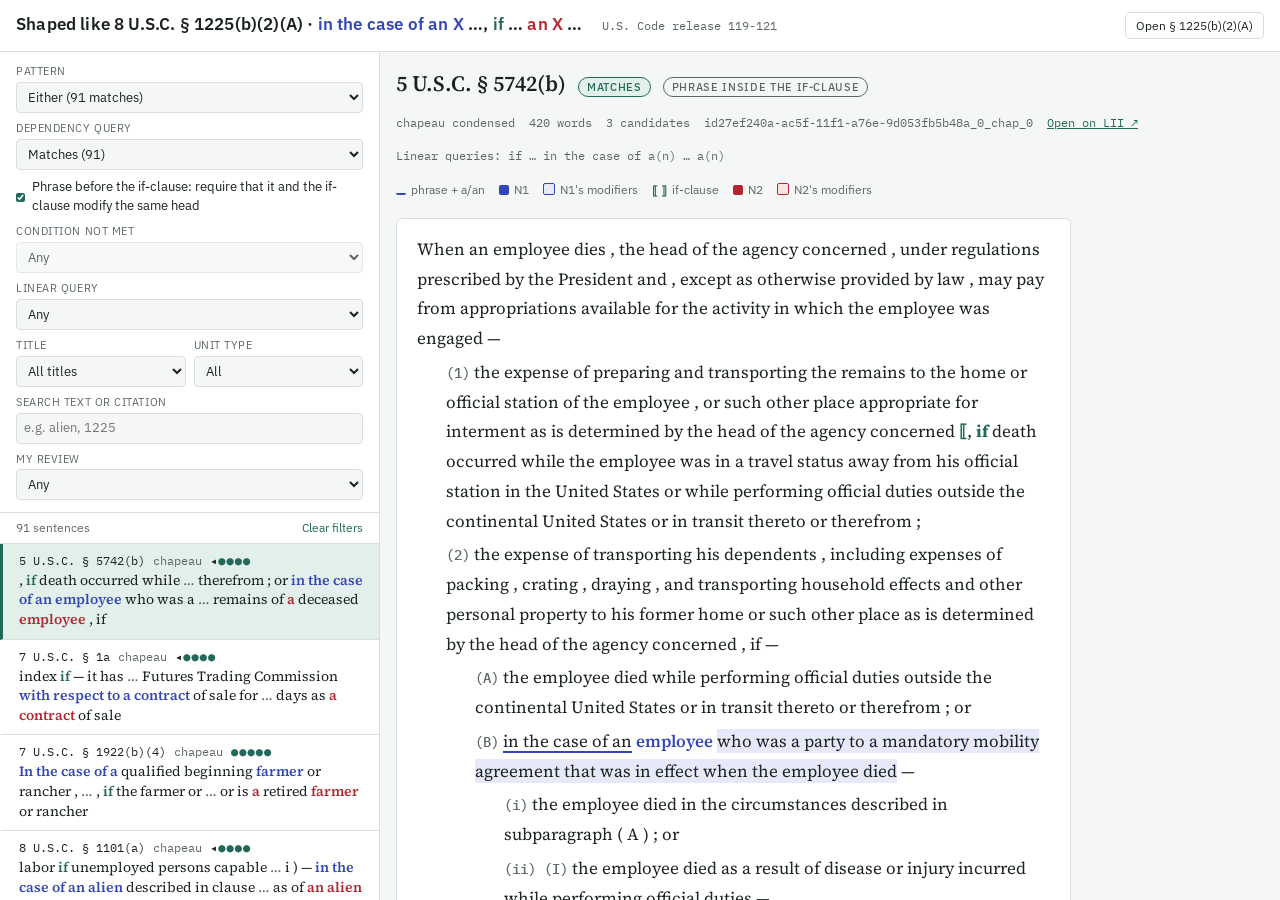
<file: 1225b/index.html>
<!doctype html>
<html lang="en">
<head>
<meta charset="utf-8">
<meta name="viewport" content="width=device-width, initial-scale=1, viewport-fit=cover">
<title>1225(b) Structure Viewer</title>
<link rel="preconnect" href="https://fonts.googleapis.com">
<link rel="stylesheet" href="https://fonts.googleapis.com/css2?family=IBM+Plex+Mono:wght@400;500&family=IBM+Plex+Sans:wght@400;500;600&family=Source+Serif+4:opsz,wght@8..60,400;8..60,600&display=swap">
<style>
/* Shared by the U.S. Code dashboards (negconn, 1225b); inlined into each page when it is built
   (negconj.dashboard). Layout: a working desk. Sentence list on the left, the selected sentence
   read like a statute page on the right, its parse drawn below. Each page adds its own marks. */
:root {
  --paper: #f5f7f6;
  --surface: #ffffff;
  --ink: #1b2320;
  --muted: #5b6862;
  --rule: #d8dfdb;
  --accent: #23695a;
  --accent-soft: #e2efeb;
  --neg: #b3262f;
  --neg-soft: #f8e4e5;
  --conj: #3346b8;
  --conj-soft: #e6e9fa;
  --warn: #8a5a00;
  --warn-soft: #f6ecd6;
  --font-text: "Source Serif 4", "Iowan Old Style", Georgia, serif;
  --font-ui: "IBM Plex Sans", "Helvetica Neue", Arial, sans-serif;
  --font-mono: "IBM Plex Mono", ui-monospace, Menlo, Consolas, monospace;
  color-scheme: light;
}
@media (prefers-color-scheme: dark) {
  :root:not([data-theme="light"]) {
    --paper: #111614; --surface: #19201d; --ink: #e3e9e6; --muted: #97a39d; --rule: #2b3531;
    --accent: #72c2ab; --accent-soft: #1d322c; --neg: #ff7f86; --neg-soft: #3a1d20;
    --conj: #9daaff; --conj-soft: #22264a; --warn: #e2b55a; --warn-soft: #362a12; color-scheme: dark;
  }
}
:root[data-theme="dark"] {
  --paper: #111614; --surface: #19201d; --ink: #e3e9e6; --muted: #97a39d; --rule: #2b3531;
  --accent: #72c2ab; --accent-soft: #1d322c; --neg: #ff7f86; --neg-soft: #3a1d20;
  --conj: #9daaff; --conj-soft: #22264a; --warn: #e2b55a; --warn-soft: #362a12; color-scheme: dark;
}
* { box-sizing: border-box; }
html, body { height: 100%; }
body {
  margin: 0; background: var(--paper); color: var(--ink);
  font: 14px/1.45 var(--font-ui);
  display: grid; grid-template-rows: auto 1fr;
}
button, input, select, textarea { font: inherit; color: inherit; }
:focus-visible { outline: 2px solid var(--accent); outline-offset: 2px; }

header.top {
  display: flex; flex-wrap: wrap; align-items: baseline; gap: 6px 20px;
  padding-block: 12px; padding-left: max(16px, env(safe-area-inset-left, 0px));
  padding-right: max(16px, env(safe-area-inset-right, 0px));
  border-bottom: 1px solid var(--rule); background: var(--surface);
}
header.top h1 { margin: 0; font: 600 17px/1.2 var(--font-ui); letter-spacing: .01em; }
header.top h1 em { font-style: normal; color: var(--neg); }
header.top h1 b { font-weight: 600; color: var(--conj); }
.runmeta { color: var(--muted); font: 12px var(--font-mono); }

main { display: grid; grid-template-columns: minmax(300px, 380px) 1fr; min-height: 0; }
@media (max-width: 860px) { main { grid-template-columns: 1fr; } body { height: auto; } }

/* ---------- list ---------- */
aside { border-right: 1px solid var(--rule); display: flex; flex-direction: column; min-height: 0; background: var(--surface); }
.filters { display: grid; grid-template-columns: 1fr 1fr; gap: 8px; padding: 12px 16px; border-bottom: 1px solid var(--rule); }
.filters label { display: flex; flex-direction: column; gap: 2px; font-size: 11px; color: var(--muted); text-transform: uppercase; letter-spacing: .05em; min-width: 0; }
.filters input, .filters select { text-transform: none; letter-spacing: 0; font-size: 13px; color: var(--ink); background: var(--paper); border: 1px solid var(--rule); border-radius: 4px; padding: 5px 7px; min-width: 0; }
.filters .wide { grid-column: 1 / -1; }
.chips { display: flex; flex-wrap: wrap; gap: 4px; grid-column: 1 / -1; }
.chip { border: 1px solid var(--rule); background: var(--paper); border-radius: 999px; padding: 1px 8px; font: 12px var(--font-mono); cursor: pointer; }
.chip[aria-pressed="true"] { background: var(--conj-soft); border-color: var(--conj); color: var(--conj); }
.chip .c { color: var(--muted); margin-left: 4px; }
.count { padding: 6px 16px; font-size: 12px; color: var(--muted); border-bottom: 1px solid var(--rule); display: flex; justify-content: space-between; gap: 8px; }
.count button { background: none; border: 0; color: var(--accent); cursor: pointer; padding: 0; font-size: 12px; }
#list { overflow-y: auto; flex: 1; min-height: 0; }
.row { display: grid; gap: 3px; padding: 9px 16px; border-bottom: 1px solid var(--rule); cursor: pointer; border-left: 3px solid transparent; }
.row:hover { background: var(--paper); }
.row[aria-selected="true"] { background: var(--accent-soft); border-left-color: var(--accent); }
.row .cite { display: flex; gap: 8px; align-items: baseline; font: 12px var(--font-mono); }
.row .cite .rv { margin-left: auto; font-size: 11px; }
.row .snip { font: 14px/1.4 var(--font-text); color: var(--ink); overflow-wrap: anywhere; }
.row .snip .gap { color: var(--muted); }
.loading { color: var(--muted); padding: 20px 16px; }
.more { margin: 10px 16px; padding: 6px; width: calc(100% - 32px); border: 1px dashed var(--rule); background: none; border-radius: 4px; cursor: pointer; color: var(--accent); }

/* ---------- detail ---------- */
#detail { overflow-y: auto; min-height: 0; padding-block: 18px 40px; padding-left: max(16px, env(safe-area-inset-left, 0px)); padding-right: max(16px, env(safe-area-inset-right, 0px)); }
.inner { max-width: 1100px; display: grid; gap: 18px; }
.inner > * { min-width: 0; }  /* wide tables and trees scroll in their own boxes */
.dhead { display: flex; flex-wrap: wrap; align-items: baseline; gap: 6px 12px; }
.dhead h2 { margin: 0; font: 600 22px/1.2 var(--font-text); text-wrap: balance; }
.pill { font: 500 11px var(--font-ui); text-transform: uppercase; letter-spacing: .06em; padding: 2px 8px; border-radius: 999px; border: 1px solid currentColor; }
.pill.flag { color: var(--neg); background: var(--neg-soft); }
.pill.none { color: var(--muted); }
.meta { color: var(--muted); font: 12px var(--font-mono); display: flex; flex-wrap: wrap; gap: 4px 14px; }
.meta a { color: var(--accent); }
.legend { display: flex; flex-wrap: wrap; gap: 4px 14px; font-size: 12px; color: var(--muted); }
.legend span::before { content: ""; display: inline-block; width: 10px; height: 10px; margin-right: 5px; vertical-align: -1px; border-radius: 2px; }

.text { font: 17px/1.75 var(--font-text); max-width: 75ch; overflow-wrap: anywhere; background: var(--surface); border: 1px solid var(--rule); border-radius: 6px; padding: 16px 20px; }
.text .ol { padding-left: calc(var(--d, 0) * 1.7em); }
.text .ol + .ol { margin-top: 4px; }
.text .olnum { color: var(--muted); font: 500 .8em var(--font-mono); }
.text details { margin-top: 10px; font: 13px/1.5 var(--font-ui); color: var(--muted); }
.text details p { font: 14px/1.6 var(--font-text); color: var(--ink); margin: 6px 0 0; }

h3 { margin: 0 0 8px; font: 600 12px var(--font-ui); text-transform: uppercase; letter-spacing: .07em; color: var(--muted); }
.tablewrap { overflow-x: auto; border: 1px solid var(--rule); border-radius: 6px; background: var(--surface); }
table { border-collapse: collapse; width: 100%; font-size: 13px; font-variant-numeric: tabular-nums; }
th, td { padding: 6px 10px; text-align: left; border-bottom: 1px solid var(--rule); white-space: nowrap; }
th { font-weight: 500; color: var(--muted); font-size: 11px; text-transform: uppercase; letter-spacing: .05em; }
tbody tr { cursor: pointer; }
tbody tr:hover { background: var(--paper); }
tbody tr[aria-selected="true"] { background: var(--accent-soft); }
td.ctx { font-family: var(--font-text); white-space: normal; min-width: 220px; max-width: 380px; }
td .yes { color: var(--neg); font-weight: 600; }
td .no { color: var(--muted); }
td.mono { font-family: var(--font-mono); }

.treebar { display: flex; flex-wrap: wrap; align-items: center; gap: 8px; margin-bottom: 8px; }
.treebar h3 { margin: 0; }
.seg { display: inline-flex; border: 1px solid var(--rule); border-radius: 5px; overflow: hidden; }
.seg button { border: 0; background: var(--surface); padding: 4px 10px; cursor: pointer; font-size: 12px; }
.seg button[aria-pressed="true"] { background: var(--accent); color: var(--surface); }
.btn { border: 1px solid var(--rule); background: var(--surface); border-radius: 5px; padding: 4px 10px; cursor: pointer; font-size: 12px; }
.hint { color: var(--muted); font-size: 12px; }
.treebox { overflow: auto; max-height: 70vh; border: 1px solid var(--rule); border-radius: 6px; background: var(--surface); padding: 10px; }

.review { display: grid; gap: 8px; background: var(--surface); border: 1px solid var(--rule); border-radius: 6px; padding: 12px 14px; }
.review .marks { display: flex; flex-wrap: wrap; gap: 6px; align-items: center; }
.review .marks button[aria-pressed="true"] { background: var(--accent); color: var(--surface); border-color: var(--accent); }
.review textarea { width: 100%; min-height: 54px; border: 1px solid var(--rule); border-radius: 4px; background: var(--paper); padding: 6px 8px; resize: vertical; }
.review .foot { display: flex; flex-wrap: wrap; gap: 8px; align-items: center; justify-content: space-between; }
kbd { font: 11px var(--font-mono); border: 1px solid var(--rule); border-bottom-width: 2px; border-radius: 3px; padding: 0 4px; background: var(--paper); }
.empty { color: var(--muted); padding: 40px 0; }
@media (prefers-reduced-motion: no-preference) { .row { transition: background .12s; } }
/* 1225b: indigo marks the first indefinite noun phrase (N1) and its modifiers, red the repeated one
   (N2) and its modifiers, green the if-clause. */
header.top h1 i { font-style: normal; color: var(--accent); }
header.top .btn { margin-left: auto; }
.legend .l-frame::before { border-bottom: 2px solid var(--conj); height: 6px; }
.legend .l-n1::before { background: var(--conj); }
.legend .l-m1::before { background: var(--conj-soft); border: 1px solid var(--conj); }
.legend .l-n2::before { background: var(--neg); }
.legend .l-m2::before { background: var(--neg-soft); border: 1px solid var(--neg); }
.legend .l-if::before { content: "⟦ ⟧"; width: auto; height: auto; color: var(--accent); font-weight: 700; }
.legend .l-gov::before { border-bottom: 2px solid var(--ink); height: 6px; }
.text .t-frame { box-shadow: inset 0 -2px 0 var(--conj); }
.text .t-n1 { color: var(--conj); font-weight: 600; }
.text .t-m1 { background: var(--conj-soft); }
.text .t-n2 { color: var(--neg); font-weight: 600; }
.text .t-m2 { background: var(--neg-soft); }
.text .t-gov { font-weight: 600; box-shadow: inset 0 -2px 0 var(--ink); }
.text .t-if { color: var(--accent); font-weight: 700; }
.text .t-brk { color: var(--accent); font-weight: 700; font-family: var(--font-ui); }
.pill.match { color: var(--accent); background: var(--accent-soft); }
.pill.near { color: var(--warn); background: var(--warn-soft); }
.conds { list-style: none; margin: 0; padding: 0; display: grid; gap: 2px; background: var(--surface); border: 1px solid var(--rule); border-radius: 6px; }
.conds li { display: grid; grid-template-columns: 22px minmax(0, 1fr); gap: 2px 8px; padding: 8px 12px; border-bottom: 1px solid var(--rule); }
.conds li:last-child { border-bottom: 0; }
.conds .ok { color: var(--accent); font-weight: 700; }
.conds .ko { color: var(--neg); font-weight: 700; }
.conds .what { font-weight: 500; }
.conds .why { grid-column: 2; color: var(--muted); font: 14px/1.5 var(--font-text); overflow-wrap: anywhere; }
.conds .why q { color: var(--ink); quotes: "“" "”"; }
.filters label.check { flex-direction: row; align-items: center; gap: 7px; text-transform: none; letter-spacing: 0; font-size: 13px; color: var(--ink); cursor: pointer; }
.filters label.check input { margin: 0; accent-color: var(--accent); }
.conds li.off { opacity: .55; }
.bits { font: 12px var(--font-mono); letter-spacing: 1px; }
.bits .on { color: var(--accent); }
.bits .off { color: var(--rule); }
svg.dep text { font-family: var(--font-text); font-size: 13.5px; fill: var(--ink); }
svg.dep text.pos { font: 10px var(--font-mono); fill: var(--muted); }
svg.dep text.out { font: 10px var(--font-mono); fill: var(--muted); }
svg.dep text.rel { font: 10px var(--font-mono); fill: var(--muted); }
svg.dep rect.relbg { fill: var(--surface); }
svg.dep path.arc { stroke: var(--rule); stroke-width: 1.2; fill: none; }
svg.dep path.head { fill: var(--rule); }
svg.dep .hot path.arc { stroke-width: 2; }
svg.dep .hot text.rel { font-weight: 600; }
svg.dep .c-n1 path.arc, svg.dep .c-n1 path.head { stroke: var(--conj); }
svg.dep .c-n1 path.head, svg.dep .c-n1 text.rel { fill: var(--conj); }
svg.dep .c-n2 path.arc { stroke: var(--neg); }
svg.dep .c-n2 path.head, svg.dep .c-n2 text.rel { fill: var(--neg); }
svg.dep .c-if path.arc { stroke: var(--accent); }
svg.dep .c-if path.head, svg.dep .c-if text.rel { fill: var(--accent); }
svg.dep .w-n1 text.form, svg.dep .w-frame text.form { fill: var(--conj); }
svg.dep .w-n1 text.form, svg.dep .w-n2 text.form, svg.dep .w-if text.form, svg.dep .w-gov text.form { font-weight: 600; }
svg.dep .w-n2 text.form { fill: var(--neg); }
svg.dep .w-if text.form { fill: var(--accent); }
svg.dep .w-gov text.form { text-decoration: underline; }
svg.dep rect.span1 { fill: var(--conj-soft); }
svg.dep rect.span2 { fill: var(--neg-soft); }
svg.dep rect.spanif { fill: none; stroke: var(--accent); stroke-dasharray: 4 3; }
details.conllu summary { cursor: pointer; color: var(--muted); font-size: 12px; text-transform: uppercase; letter-spacing: .07em; font-weight: 600; }
details.conllu table td { font-family: var(--font-mono); font-size: 12px; }
details.conllu tbody tr { cursor: default; }
details.conllu tr.r-n1 td:nth-child(2) { color: var(--conj); font-weight: 600; }
details.conllu tr.r-n2 td:nth-child(2) { color: var(--neg); font-weight: 600; }
details.conllu tr.r-if td:nth-child(2) { color: var(--accent); font-weight: 600; }
</style>
</head>
<body>
<header class="top">
  <h1>Shaped like 8 U.S.C. § 1225(b)(2)(A) · <b>in the case of an X</b> …, <i>if</i> … <em>an X</em> …</h1>
  <span class="runmeta" id="runmeta"></span>
  <button type="button" class="btn" id="go-prov">Open § 1225(b)(2)(A)</button>
</header>
<main>
  <aside>
    <div class="filters">
      <label class="wide" for="f-pat">Pattern<select id="f-pat"></select></label>
      <label class="wide" for="f-dq">Dependency query<select id="f-dq"></select></label>
      <label class="wide check" for="f-same"><input id="f-same" type="checkbox" checked>Phrase before the if-clause: require that it and the if-clause modify the same head</label>
      <label class="wide" for="f-miss">Condition not met<select id="f-miss"></select></label>
      <label class="wide" for="f-lq">Linear query<select id="f-lq"></select></label>
      <label for="f-title">Title<select id="f-title"><option value="">All titles</option></select></label>
      <label for="f-src">Unit type<select id="f-src"><option value="">All</option></select></label>
      <label class="wide" for="f-q">Search text or citation<input id="f-q" type="search" placeholder="e.g. alien, 1225"></label>
      <label class="wide" for="f-review">My review<select id="f-review">
        <option value="">Any</option><option value="none">Not reviewed</option>
        <option value="yes">Yes (tracks 1225(b)(2)(A))</option><option value="no">No</option><option value="unsure">Unsure</option>
      </select></label>
    </div>
    <div class="count"><span id="count"></span><button id="clear" type="button">Clear filters</button></div>
    <div id="list" role="listbox" aria-label="Sentences"><p class="loading">Loading sentences…</p></div>
  </aside>
  <section id="detail" aria-live="polite"><div class="inner"><p class="empty">Select a sentence.</p></div></section>
</main>
<script>
/* Shared by the U.S. Code dashboards (negconn, 1225b); inlined into each page when it is built
   (negconj.dashboard): data-file loading, text helpers, citations, review storage, CSV export,
   keyboard navigation. */
const PENDING = {};
// Data files are plain scripts, so a page also works opened from disk.
function loadScript(src) {
  if (PENDING[src]) return PENDING[src];
  return PENDING[src] = new Promise((ok, fail) => { const s = document.createElement("script"); s.src = src; s.onload = ok;
    s.onerror = () => { delete PENDING[src]; fail(new Error("could not load " + src)); }; document.head.appendChild(s); });
}
const BRK = { "-LRB-": "(", "-RRB-": ")", "-LSB-": "[", "-RSB-": "]", "-LCB-": "{", "-RCB-": "}" };
const word = w => BRK[w] || w;
const esc = s => String(s).replace(/[&<>"]/g, c => ({ "&": "&amp;", "<": "&lt;", ">": "&gt;", '"': "&quot;" }[c]));
const $ = id => document.getElementById(id);

/* ---------- citation helpers ---------- */
function citation(ident) {
  const m = /^\/us\/usc\/t(\w+)\/s([^/]+)((?:\/[^/]+)*)$/.exec(ident);
  if (!m) return ident || "(no identifier)";
  const sub = m[3].split("/").filter(Boolean).map(x => `(${x})`).join("");
  const t = m[1].replace(/^0+/, "");
  return `${t.endsWith("a") ? t.slice(0, -1) + " U.S.C. App." : t + " U.S.C."} § ${m[2]}${sub}`;
}
function liiUrl(ident) {
  const m = /^\/us\/usc\/t(\d+)\/s([^/]+)/.exec(ident);
  return m ? `https://www.law.cornell.edu/uscode/text/${+m[1]}/${m[2].replace(/–/g, "-")}` : null;
}
// Title order: 1, 2, …, 5, 5a, …; then citations in numeric order.
function natKey(t) { const m = /^(\d+)(.*)$/.exec(t); return m ? [+m[1], m[2]] : [1e9, t]; }
function cmpTitle(a, b) { const x = natKey(a), y = natKey(b); return x[0] - y[0] || (x[1] < y[1] ? -1 : x[1] > y[1] ? 1 : 0); }
const cmpIdent = (a, b) => a.localeCompare(b, undefined, { numeric: true });
function titleOptions(titles) {
  return [...titles].sort(cmpTitle).map(t => `<option value="${esc(t)}">Title ${esc(t.replace(/^0+/, ""))}</option>`).join("");
}

/* ---------- condensed chapeaus, laid out as their nested structure (negconj.outline) ---------- */
// parts[i] is word i's HTML and gaps[i] the HTML of the space after it; breaks are [word index,
// depth, label] where a line of the outline starts. Without breaks the sentence is one paragraph.
function layoutText(parts, gaps, breaks) {
  const run = (a, b) => parts.slice(a, b).map((p, k) => p + (a + k < b - 1 ? gaps[a + k] : "")).join("");
  if (!breaks || !breaks.length) return run(0, parts.length);
  const bs = breaks[0][0] > 0 ? [[0, breaks[0][1], ""], ...breaks] : breaks;
  return bs.map(([start, depth, label], k) => `<div class="ol" style="--d:${depth}">` +
    (label ? `<span class="olnum">${esc(label)}</span> ` : "") + run(start, k + 1 < bs.length ? bs[k + 1][0] : parts.length) + `</div>`).join("");
}

/* ---------- text width (for drawing) ---------- */
let measureCtx;
function tw(s, font = "12px 'IBM Plex Mono', monospace") { measureCtx = measureCtx || document.createElement("canvas").getContext("2d"); measureCtx.font = font; return measureCtx.measureText(s).width; }

/* ---------- reviews, kept in this browser's localStorage ---------- */
const REVIEW_LABEL = { yes: "✓ yes", no: "✗ no", unsure: "? unsure" };
function loadReviews(key, legacy = () => ({})) {
  try { return JSON.parse(localStorage.getItem(key) || "null") || legacy(); } catch (e) { return {}; }
}
function storeReviews(key, reviews) { try { localStorage.setItem(key, JSON.stringify(reviews)); } catch (e) { /* storage unavailable */ } }
const csvCell = s => `"${String(s ?? "").replace(/"/g, '""')}"`;
function downloadCsv(name, lines) {
  const a = document.createElement("a"); a.href = URL.createObjectURL(new Blob([lines.join("\n")], { type: "text/csv" }));
  a.download = name; document.body.appendChild(a); a.click(); a.remove();
}

/* ---------- keyboard: j/k (or arrows) step through the list, 1/2/3 set the review mark ---------- */
function bindKeys(step, mark) {
  document.addEventListener("keydown", e => {
    if (e.target.closest("input, textarea, select") || e.metaKey || e.ctrlKey || e.altKey) return;
    if (e.key === "j" || e.key === "ArrowDown") { step(1); e.preventDefault(); }
    else if (e.key === "k" || e.key === "ArrowUp") { step(-1); e.preventDefault(); }
    else if (e.key === "1") mark("yes"); else if (e.key === "2") mark("no"); else if (e.key === "3") mark("unsure");
  });
}
</script>
<script>
/* Data: data/index.js (sentences, the linear queries each matches, the dependency query's candidates)
   loaded at start, and data/parses-{title}.js (CoNLL-U) loaded when a sentence of that title is
   opened. Word indices are 0-based positions in the CoNLL-U words. */
const DATASETS = ["1225b"];
let META = null, ROWS = [];
const PARSES = {};
// Each candidate has a pattern (META.patterns: the phrase before the if-clause, or inside it) and
// carries all of that pattern's conditions. Matches, near misses and each sentence's best candidate
// are worked out here (evaluate), so the pattern can be chosen and the same-head condition toggled;
// with both patterns and same head on they agree with the run's own (rows' fields 6–8, not read).
const DEP = {
  index(d) {
    META = d;
    ROWS = d.rows.map((r, n) => ({ n, key: r[0], id: r[0], title: r[1], ident: r[2] || "", src: r[3], words: r[4].split(" "),
      queries: r[5], breaks: r[10] || [], conllu: null,
      cands: r[9].map(c => ({ q: c[0], p0: c[1], p1: c[2], det1: c[3], n1: c[4], frame: c[5], gov: c[6], mark: c[7], ifHead: c[8],
        n2: c[9], det2: c[10], mods1: c[11], mods2: c[12], bits: c[13], pat: c[14],
        met: d.patterns[c[14]][2].map((_, k) => !!(c[13] & (1 << k))) })) }));
  },
  parses(title, map) { PARSES[title] = map; },
};
async function ensureParse(r) {
  if (r.conllu) return;
  if (!PARSES[r.title]) await loadScript(`data/parses-${r.title}.js`);
  r.conllu = PARSES[r.title][r.id];
}

/* ---------- CoNLL-U ---------- */
const parseCache = new Map();
function parseConllu(text) {
  if (parseCache.has(text)) return parseCache.get(text);
  const ws = [];
  for (const line of text.split("\n")) {
    const f = line.split("\t");
    if (f.length < 8 || f[0].includes("-") || f[0].includes(".")) continue;
    ws.push({ form: f[1], lemma: f[2], upos: f[3], xpos: f[4], feats: f[5], head: +f[6] - 1, rel: f[7] });
  }
  const kids = ws.map(() => []); ws.forEach((w, i) => { if (w.head >= 0) kids[w.head].push(i); });
  const res = { ws, kids }; parseCache.set(text, res); return res;
}
function subtree(P, i) { const out = [], stack = [i]; while (stack.length) { const n = stack.pop(); out.push(n); stack.push(...P.kids[n]); } return out.sort((a, b) => a - b); }
function span(P, i) { if (i < 0) return null; const s = subtree(P, i); return [s[0], s[s.length - 1]]; }

/* ---------- state ---------- */
const KEY = "1225b-review:v1";
let reviews = loadReviews(KEY);
function saveReviews() { storeReviews(KEY, reviews); }
const st = { pat: "", dq: "match", sameHead: true, miss: "", lq: "", q: "", title: "", src: "", review: "", limit: 300, sel: null, cand: 0, view: "focus" };
const byKey = new Map();
const findRow = k => byKey.get(k);
const bestCand = r => r.cands[r.best];
const phraseLabel = q => { const [, , ph, src] = META.queries[q];
  return src === "mirrored" ? `if … ${ph} a(n) … a(n)` : `${ph} a(n) … if … a(n)`; };
const PATTERN_SHORT = { outside: "phrase before the if-clause", inside: "phrase inside the if-clause" };

/* ---------- matches, by pattern, with or without the same-head condition ---------- */
// A candidate matches when it meets its pattern's required conditions (same_governor is required only
// while the checkbox is on). A near miss meets all but one, with the same head when that is required.
// The best candidate, among those of the chosen pattern: a match, else the largest share of required
// conditions met (ties: the longest run in order, the phrase before the if-clause, then the earliest).
const patName = c => META.patterns[c.pat][0];
const condsOf = c => META.patterns[c.pat][2];
const required = (c, i) => st.sameHead || condsOf(c)[i][0] !== "same_governor";
const needOf = c => condsOf(c).filter((_, i) => required(c, i)).length;
const counted = c => c.met.filter((x, i) => x && required(c, i)).length;
const isMatch = c => counted(c) === needOf(c);
function runOf(c) { let k = 0; for (let i = 0; i < c.met.length; i++) { if (!required(c, i)) continue; if (!c.met[i]) break; k++; } return k; }
const inPattern = (c, p = st.pat) => !p || patName(c) === p;
function evaluate() {
  const score = c => [+isMatch(c), counted(c) / needOf(c), runOf(c) / needOf(c), +(patName(c) === "outside"), -c.p0, -c.mark];
  const better = (a, b) => { const x = score(a), y = score(b); for (let i = 0; i < x.length; i++) if (x[i] !== y[i]) return x[i] - y[i]; return 0; };
  ROWS.forEach(r => {
    const idx = r.cands.map((_, i) => i).filter(i => inPattern(r.cands[i]));
    r.best = idx.length ? idx.reduce((bi, i) => better(r.cands[i], r.cands[bi]) > 0 ? i : bi, idx[0]) : -1;
    const c = r.cands[r.best];
    r.nMet = c ? counted(c) : 0; r.need = c ? needOf(c) : 0;
    r.matches = !!c && isMatch(c);
    const sameAt = c ? condsOf(c).findIndex(([k]) => k === "same_governor") : -1;
    r.near = !!c && !r.matches && r.nMet === r.need - 1 && (sameAt < 0 || !st.sameHead || c.met[sameAt]);
  });
}
function drawOptions() {
  const count = f => ROWS.filter(f).length.toLocaleString();
  const matchesIn = p => count(r => r.cands.some(c => inPattern(c, p) && isMatch(c)));
  const pv = $("f-pat").value || st.pat, dv = $("f-dq").value || st.dq;
  $("f-pat").innerHTML = `<option value="">Either (${matchesIn("")} matches)</option>` +
    META.patterns.map(([p, label]) => `<option value="${p}">${esc(label[0].toUpperCase() + label.slice(1))} (${matchesIn(p)})</option>`).join("");
  $("f-pat").value = pv;
  const sameNote = st.pat !== "inside" && !st.sameHead ? ", same head not required" : "";
  $("f-dq").innerHTML = `<option value="match">Matches${sameNote} (${count(r => r.matches)})</option>
    <option value="near">Near misses: all conditions but one (${count(r => r.near)})</option>
    <option value="">Every sentence a linear query found (${ROWS.length.toLocaleString()})</option>`;
  $("f-dq").value = dv;
  $("f-same").disabled = st.pat === "inside";
}

/* ---------- header + filters ---------- */
function setup() {
  ROWS.sort((a, b) => cmpTitle(a.title, b.title) || cmpIdent(a.ident, b.ident) || a.n - b.n);
  ROWS.forEach(r => byKey.set(r.key, r));
  const m = META.manifest || {};
  $("runmeta").textContent = m.release_point ? "U.S. Code release " + m.release_point : "";
  evaluate();
  drawOptions();
  // Pattern and same head change what counts as a match: re-evaluate, then keep the sentence if still shown.
  const reevaluate = () => {
    st.limit = 300; evaluate(); drawOptions(); refresh();
    const r = findRow(st.sel);
    if (r && filtered.includes(r)) { st.cand = Math.max(0, r.best); if (r.conllu) renderDetail(); }
  };
  $("f-same").addEventListener("input", e => { st.sameHead = e.target.checked; reevaluate(); });
  $("f-pat").addEventListener("input", e => { st.pat = e.target.value; reevaluate(); });
  const condNames = []; // every condition once, worded as in the first pattern that has it
  META.patterns.forEach(([, , cs]) => cs.forEach(([k, t]) => { if (!condNames.some(([k2]) => k2 === k)) condNames.push([k, t]); }));
  $("f-miss").innerHTML = `<option value="">Any</option>` + condNames.map(([k, t]) => `<option value="${k}">${esc(t)}</option>`).join("");
  const lqOption = i => { const n = ROWS.filter(r => r.queries.includes(i)).length;
    return `<option value="${i}"${n ? "" : " disabled"}>${esc(phraseLabel(i))} (${n})</option>`; };
  const bySource = src => META.queries.map((q, i) => q[3] === src ? lqOption(i) : "").join("");
  $("f-lq").innerHTML = `<option value="">Any</option><optgroup label="The RA's queries">${bySource("RA")}</optgroup>` +
    `<optgroup label="Mirrored: if first (for the phrase inside the if-clause)">${bySource("mirrored")}</optgroup>`;
  $("f-title").insertAdjacentHTML("beforeend", titleOptions(new Set(ROWS.map(r => r.title))));
  const srcs = [...new Set(ROWS.map(r => r.src))].sort();
  $("f-src").insertAdjacentHTML("beforeend", srcs.map(s => `<option value="${esc(s)}">${esc(s.replace("_", " "))}</option>`).join(""));
  for (const [id, k] of [["f-dq", "dq"], ["f-miss", "miss"], ["f-lq", "lq"], ["f-q", "q"], ["f-title", "title"], ["f-src", "src"], ["f-review", "review"]])
    $(id).addEventListener("input", e => { st[k] = e.target.value; st.limit = 300; refresh(); });
  $("clear").addEventListener("click", () => clearFilters(""));
  $("go-prov").addEventListener("click", () => {
    const r = ROWS.find(x => x.ident === META.provision); if (!r) return;
    if (!matches(r)) { st.pat = ""; $("f-pat").value = ""; evaluate(); drawOptions(); clearFilters(r.matches ? "match" : ""); }
    select(r.key);
  });
}
function clearFilters(dq) {
  Object.assign(st, { dq, miss: "", lq: "", q: "", title: "", src: "", review: "", limit: 300 });
  for (const [id, v] of [["f-dq", dq], ["f-miss", ""], ["f-lq", ""], ["f-q", ""], ["f-title", ""], ["f-src", ""], ["f-review", ""]]) $(id).value = v;
  refresh();
}

function matches(r) {
  if (st.dq === "match" && !r.matches) return false;
  if (st.dq === "near" && !r.near) return false;
  if (st.miss) { const c = bestCand(r), i = c ? condsOf(c).findIndex(([k]) => k === st.miss) : -1; if (i < 0 || c.met[i]) return false; }
  if (st.lq !== "" && !r.queries.includes(+st.lq)) return false;
  if (st.title && r.title !== st.title) return false;
  if (st.src && r.src !== st.src) return false;
  if (st.review) { const m = (reviews[r.key] || {}).mark || "none"; if (m !== st.review) return false; }
  if (st.q) { const q = st.q.toLowerCase(); if (!(r.ident.toLowerCase().includes(q) || citation(r.ident).toLowerCase().includes(q) || r.words.join(" ").toLowerCase().includes(q))) return false; }
  return true;
}
// Short excerpt: the phrase and N1, the "if", and N2, each with a little context.
function snippet(r) {
  const c = bestCand(r);
  if (!c) return esc(r.words.slice(0, 24).join(" "));
  const role = i => (i >= c.p0 && i <= c.p1) || i === c.det1 || i === c.n1 ? "conj" : i === c.mark ? "accent" : i === c.det2 || i === c.n2 ? "neg" : null;
  const parts = [[c.p0 - 3, Math.max(c.det1, c.n1) + 4]];
  if (c.mark >= 0) parts.push([c.mark - 1, c.mark + 4]);
  if (c.n2 >= 0) parts.push([Math.min(c.det2, c.n2) - 2, c.n2 + 3]);
  const merged = [];
  for (const [a, b] of parts.map(([a, b]) => [Math.max(0, a), Math.min(r.words.length, b)]).sort((x, y) => x[0] - y[0])) {
    const last = merged[merged.length - 1]; if (last && a <= last[1] + 2) last[1] = Math.max(last[1], b); else merged.push([a, b]);
  }
  return merged.map(([a, b]) => r.words.slice(a, b).map((w, k) => { const c2 = role(a + k); return c2 ? `<span style="color:var(--${c2});font-weight:600">${esc(w)}</span>` : esc(w); }).join(" "))
    .join(` <span class="gap">…</span> `);
}
function bitsHtml(c) { return `<span class="bits" title="${esc(PATTERN_SHORT[patName(c)])}: conditions met, in order">${patName(c) === "inside" ? "◂" : ""}${c.met.map(x => `<span class="${x ? "on" : "off"}">●</span>`).join("")}</span>`; }

let filtered = [];
function refresh() {
  $("f-miss").disabled = st.dq === "match";
  filtered = ROWS.filter(matches);
  $("count").textContent = `${filtered.length.toLocaleString()} sentence${filtered.length === 1 ? "" : "s"}`;
  const shown = filtered.slice(0, st.limit);
  $("list").innerHTML = shown.map(r => {
    const rv = (reviews[r.key] || {}).mark, c = bestCand(r);
    return `<div class="row" role="option" data-id="${esc(r.key)}" aria-selected="${r.key === st.sel}">
      <div class="cite"><span>${esc(citation(r.ident))}</span><span style="color:var(--muted)">${esc(r.src === "chapeau_condensed" ? "chapeau" : r.src)}</span>${c ? bitsHtml(c) : ""}${rv ? `<span class="rv">${REVIEW_LABEL[rv]}</span>` : ""}</div>
      <div class="snip">${snippet(r)}</div></div>`;
  }).join("") + (filtered.length > st.limit ? `<button class="more" type="button" id="more">Show ${Math.min(300, filtered.length - st.limit)} more</button>` : "");
  if (!filtered.length) $("list").innerHTML = `<p class="empty" style="padding:20px 16px">No sentences match these filters.</p>`;
  const more = $("more"); if (more) more.addEventListener("click", () => { st.limit += 300; refresh(); });
  if (!filtered.some(r => r.key === st.sel) && filtered.length) select(filtered[0].key, false);
}
$("list").addEventListener("click", e => { const row = e.target.closest(".row"); if (row) select(row.dataset.id, false); });

/* ---------- detail ---------- */
async function select(id, scroll = true) {
  st.sel = id; const r = findRow(id); st.cand = Math.max(0, r.best);
  document.querySelectorAll("#list .row").forEach(el => el.setAttribute("aria-selected", String(el.dataset.id === id)));
  if (scroll) { const el = document.querySelector(`#list .row[data-id="${CSS.escape(id)}"]`); if (el) el.scrollIntoView({ block: "nearest" }); }
  if (!r.conllu) {
    $("detail").querySelector(".inner").innerHTML = `<p class="empty">Loading the parse…</p>`;
    try { await ensureParse(r); } catch (e) { $("detail").querySelector(".inner").innerHTML = `<p class="empty">${esc(e.message)}</p>`; return; }
    if (st.sel !== id) return;
  }
  renderDetail();
}
// Word index -> CSS classes for the selected candidate.
function roles(P, c) {
  const cls = P.ws.map(() => new Set());
  if (!c) return { cls, ifSpan: null };
  for (let i = c.p0; i <= c.p1; i++) cls[i].add("frame");
  cls[c.det1].add("frame");
  const add = (i, k) => { if (i >= 0) cls[i].add(k); };
  add(c.n1, "n1"); add(c.det2, "n2"); add(c.n2, "n2"); add(c.mark, "if");
  if (patName(c) === "outside") add(c.gov, "gov");
  for (const [a, b] of c.mods1) for (let i = a; i <= b; i++) cls[i].add("m1");
  for (const [a, b] of c.mods2) for (let i = a; i <= b; i++) cls[i].add("m2");
  return { cls, ifSpan: c.ifHead >= 0 ? span(P, c.ifHead) : null };
}
const q = s => `<q>${esc(s)}</q>`;
// Why each condition holds or fails for candidate c, keyed by condition.
function condText(r, P, c) {
  const met = Object.fromEntries(condsOf(c).map(([k], i) => [k, c.met[i]]));
  const w = i => i >= 0 ? P.ws[i].form : "";
  const phrase = r.words.slice(c.p0, c.det1 + 1).join(" ");
  const yieldOf = i => { const s = span(P, i); return r.words.slice(s[0], s[1] + 1).join(" "); };
  const modsText = ms => ms.length ? ms.map(([a, b]) => q(r.words.slice(a, b + 1).join(" "))).join(", ") : "none";
  const unchecked = c.n1 < 0 || c.mark < 0 ? "Not checked." : null;
  const ifq = c.ifHead >= 0 ? q(yieldOf(c.ifHead).slice(0, 140) + (yieldOf(c.ifHead).length > 140 ? "…" : "")) : "";
  return {
    frame_np: met.frame_np ? `${q(phrase)} is the determiner of ${q(w(c.n1))} (N1, ${P.ws[c.n1].upos}).`
      : `${q(phrase)}: the ${q(w(c.det1))} is not the determiner of a noun in this parse${P.ws[c.det1] && P.ws[c.det1].head >= 0 ? ` (it is ${P.ws[c.det1].rel} of ${q(w(P.ws[c.det1].head))})` : ""}.`,
    if_outside: c.mark < 0 ? `No "if" attached as mark after N1.`
      : met.if_outside ? `${q("if")} marks ${q(w(c.ifHead))}: ${ifq}, which is outside the phrase.`
      : `${q("if")} marks ${q(w(c.ifHead))}, which sits inside the phrase headed by ${q(w(c.frame))}.`,
    same_governor: unchecked || (met.same_governor ? `The phrase (${q(w(c.frame))}, ${P.ws[c.frame].rel}) and the if-clause (${q(w(c.ifHead))}, ${P.ws[c.ifHead].rel}) both modify ${q(w(c.gov))}.`
      : `The phrase (${q(w(c.frame))}) modifies ${c.gov >= 0 ? q(w(c.gov)) : "nothing (it is the root)"}; the if-clause (${q(w(c.ifHead))}) modifies ${P.ws[c.ifHead].head >= 0 ? q(w(P.ws[c.ifHead].head)) : "nothing (it is the root)"}.`),
    phrase_in_if: c.mark < 0 ? `No "if" attached as mark before the phrase.`
      : met.phrase_in_if ? `${q("if")} marks ${q(w(c.ifHead))}: ${ifq}, which contains the phrase (headed by ${q(w(c.frame))}).`
      : `${q("if")} marks ${q(w(c.ifHead))}, whose clause does not contain the phrase.`,
    repeated_np: unchecked || (met.repeated_np ? `${q(w(c.det2) + " " + w(c.n2))} (N2) in the if-clause${patName(c) === "inside" ? ", after the phrase," : ""} has N1's lemma ${q(P.ws[c.n1].lemma)}.`
      : `No ${q("a")}/${q("an")} + ${q(P.ws[c.n1].lemma)} in the if-clause${patName(c) === "inside" ? " after the phrase and outside it" : ""}.`),
    different_mods: c.n2 < 0 ? "Not checked." : `N1 modifiers: ${modsText(c.mods1)}. N2 modifiers: ${modsText(c.mods2)}.` + (met.different_mods ? "" : c.mods1.length && c.mods2.length ? " The same words." : " One of them has none."),
  };
}
function renderDetail() {
  const r = findRow(st.sel); if (!r) return;
  const P = parseConllu(r.conllu), c = r.cands[st.cand];
  const { cls, ifSpan } = roles(P, c);
  const pill = (r.matches ? `<span class="pill match">Matches</span>`
    : r.near ? `<span class="pill near">Near miss · ${r.nMet} of ${r.need}</span>` : `<span class="pill none">${r.nMet} of ${r.need}</span>`)
    + (c ? `<span class="pill none">${esc(PATTERN_SHORT[patName(c)])}</span>` : "");
  const lii = liiUrl(r.ident);
  const has = (i, k) => cls[i].has(k);
  const parts = [], gaps = [];
  r.words.forEach((w, i) => {
    const k = [];
    if (has(i, "frame")) k.push("t-frame"); if (has(i, "m1")) k.push("t-m1"); if (has(i, "m2")) k.push("t-m2");
    if (has(i, "n1")) k.push("t-n1"); if (has(i, "n2")) k.push("t-n2"); if (has(i, "if")) k.push("t-if"); if (has(i, "gov")) k.push("t-gov");
    let tok = k.length ? `<span class="${k.join(" ")}">${esc(w)}</span>` : esc(w);
    if (ifSpan && i === ifSpan[0]) tok = `<span class="t-brk">⟦</span>` + tok;
    if (ifSpan && i === ifSpan[1]) tok = tok + `<span class="t-brk">⟧</span>`;
    parts.push(tok);
    const sc = ["m1", "m2", "frame"].filter(x => has(i, x) && i + 1 < r.words.length && has(i + 1, x)).map(x => "t-" + x);
    gaps.push(sc.length ? `<span class="${sc.join(" ")}"> </span>` : " ");
  });
  const textHtml = layoutText(parts, gaps, r.breaks);
  const conds = c ? condText(r, P, c) : {};
  const candRows = r.cands.map((x, i) => {
    const ctx = (a, b, hi, col) => r.words.slice(Math.max(0, a), Math.min(r.words.length, b)).map((w, k) => hi.includes(Math.max(0, a) + k) ? `<span style="color:var(--${col});font-weight:600">${esc(w)}</span>` : esc(w)).join(" ");
    return `<tr data-i="${i}" aria-selected="${i === st.cand}">
      <td class="ctx">${ctx(x.p0, x.det1 + 3, [x.det1, x.n1], "conj")}</td>
      <td class="ctx">${x.mark >= 0 ? ctx(x.mark, x.mark + 4, [x.mark], "accent") + ` <span class="hint">word ${x.mark + 1}</span>` : `<span class="no">none</span>`}</td>
      <td class="ctx">${x.n2 >= 0 ? ctx(x.det2 - 1, x.n2 + 3, [x.det2, x.n2], "neg") : `<span class="no">none</span>`}</td>
      <td>${esc(PATTERN_SHORT[patName(x)].replace("phrase ", "").replace(" the if-clause", ""))}</td>
      <td>${bitsHtml(x)} ${counted(x)}/${needOf(x)}</td></tr>`;
  }).join("");
  const rv = reviews[r.key] || {};
  const qs = r.queries.map(i => esc(phraseLabel(i))).join("; ");
  $("detail").querySelector(".inner").innerHTML = `
    <div class="dhead"><h2>${esc(citation(r.ident))}</h2>${pill}</div>
    <div class="meta"><span>${esc(r.src.replace("_", " "))}</span><span>${r.words.length} words</span>
      <span>${r.cands.length} candidate${r.cands.length === 1 ? "" : "s"}</span><span>${esc(r.id)}</span>${lii ? `<a href="${lii}" target="_blank" rel="noopener">Open on LII ↗</a>` : ""}</div>
    <div class="meta"><span>Linear queries: ${qs || "none"}</span></div>
    <div class="legend"><span class="l-frame">phrase + a/an</span><span class="l-n1">N1</span><span class="l-m1">N1's modifiers</span><span class="l-if">if-clause</span><span class="l-n2">N2</span><span class="l-m2">N2's modifiers</span>${c && patName(c) === "outside" ? `<span class="l-gov">head both modify</span>` : ""}</div>
    <div class="text">${textHtml}</div>
    ${c ? `<div><h3>Conditions${r.cands.length > 1 ? (st.cand === r.best ? " · best candidate" : ` · candidate ${st.cand + 1}`) : ""}</h3><ol class="conds">${condsOf(c).map(([k, t], i) =>
      `<li class="${required(c, i) ? "" : "off"}"><span class="${c.met[i] ? "ok" : "ko"}" aria-label="${c.met[i] ? "met" : "not met"}">${c.met[i] ? "✓" : "✗"}</span><span class="what">${esc(t)}${required(c, i) ? "" : " (not required)"}</span><span class="why">${conds[k]}</span></li>`).join("")}</ol></div>` : `<p class="hint">No candidate: none of the phrases is followed by "a"/"an" in the parse's words.</p>`}
    ${r.cands.length > 1 ? `<div><h3>Candidates · click one to show it</h3><div class="tablewrap"><table>
      <thead><tr><th>phrase + N1</th><th>if</th><th>N2</th><th>phrase</th><th>conditions</th></tr></thead><tbody>${candRows}</tbody></table></div></div>` : ""}
    <div>
      <div class="treebar"><h3>Dependencies</h3>
        <span class="seg"><button type="button" data-v="focus" aria-pressed="${st.view === "focus"}">Phrase to if-clause</button><button type="button" data-v="full" aria-pressed="${st.view === "full"}">Whole sentence</button></span>
        <span class="hint" id="t-hint"></span></div>
      <div class="treebox" id="treebox"></div></div>
    <details class="conllu"><summary>CoNLL-U</summary><div class="tablewrap" style="margin-top:8px"><table>
      <thead><tr><th>id</th><th>form</th><th>lemma</th><th>upos</th><th>xpos</th><th>feats</th><th>head</th><th>deprel</th></tr></thead>
      <tbody>${P.ws.map((x, i) => `<tr class="${has(i, "n1") ? "r-n1" : has(i, "n2") ? "r-n2" : has(i, "if") ? "r-if" : ""}"><td>${i + 1}</td><td>${esc(x.form)}</td><td>${esc(x.lemma)}</td><td>${esc(x.upos)}</td><td>${esc(x.xpos)}</td><td>${esc(x.feats)}</td><td>${x.head + 1}${x.head >= 0 ? " " + esc(P.ws[x.head].form) : ""}</td><td>${esc(x.rel)}</td></tr>`).join("")}</tbody></table></div></details>
    <div class="review"><h3 style="margin:0">My review</h3>
      <div class="marks">
        <button type="button" class="btn" data-m="yes" aria-pressed="${rv.mark === "yes"}">Tracks 1225(b)(2)(A) <kbd>1</kbd></button>
        <button type="button" class="btn" data-m="no" aria-pressed="${rv.mark === "no"}">Does not <kbd>2</kbd></button>
        <button type="button" class="btn" data-m="unsure" aria-pressed="${rv.mark === "unsure"}">Unsure <kbd>3</kbd></button></div>
      <label for="r-note" class="hint">Notes (same or different set of individuals, parser error, …)</label>
      <textarea id="r-note">${esc(rv.note || "")}</textarea>
      <div class="foot"><span class="hint">Saved in this browser only. <kbd>j</kbd>/<kbd>k</kbd> next/previous sentence.</span>
        <button type="button" class="btn" id="export">Export reviews (CSV)</button></div></div>`;
  const inner = $("detail").querySelector(".inner");
  inner.querySelectorAll("tbody tr[data-i]").forEach(tr => tr.addEventListener("click", () => { st.cand = +tr.dataset.i; renderDetail(); }));
  inner.querySelectorAll(".seg button").forEach(b => b.addEventListener("click", () => { st.view = b.dataset.v; renderDetail(); }));
  inner.querySelectorAll(".marks button").forEach(b => b.addEventListener("click", () => setMark(b.dataset.m)));
  $("r-note").addEventListener("input", e => { reviews[r.key] = { ...(reviews[r.key] || {}), note: e.target.value }; saveReviews(); });
  $("export").addEventListener("click", exportCsv);
  drawDeps(r, P, c, cls, ifSpan);
}
function setMark(m) {
  const r = findRow(st.sel); if (!r) return;
  const cur = reviews[r.key] || {}; reviews[r.key] = { ...cur, mark: cur.mark === m ? undefined : m }; saveReviews();
  renderDetail(); const row = document.querySelector(`#list .row[data-id="${CSS.escape(r.key)}"] .cite`);
  if (row) { const old = row.querySelector(".rv"); if (old) old.remove(); const v = reviews[r.key].mark; if (v) row.insertAdjacentHTML("beforeend", `<span class="rv">${REVIEW_LABEL[v]}</span>`); }
}
function exportCsv() {
  const lines = [["sent_id", "citation", "identifier", "pattern_filter", "same_head_required", "pattern", "matches", "conditions_met", "review", "notes"].join(",")];
  ROWS.forEach(r => { const v = reviews[r.key], c = bestCand(r); if (v && (v.mark || v.note)) lines.push([csvCell(r.id), csvCell(citation(r.ident)), csvCell(r.ident), st.pat || "either", st.sameHead, c ? patName(c) : "", r.matches, r.nMet, csvCell(v.mark || ""), csvCell(v.note || "")].join(",")); });
  downloadCsv("1225b_reviews.csv", lines);
}

/* ---------- dependency arcs (SVG) ---------- */
// Words left to right; an arc from each head to its dependent, higher for arcs that span others.
function drawDeps(r, P, c, cls, ifSpan) {
  const n = P.ws.length;
  let lo = 0, hi = n - 1;
  if (st.view === "focus" && c) {
    const pts = [c.p0, c.det1, c.n1, patName(c) === "outside" ? c.gov : -1, c.mark, c.n2, ...(ifSpan || []), ...c.mods1.flat()].filter(i => i >= 0);
    lo = Math.max(0, Math.min(...pts) - 2); hi = Math.min(n - 1, Math.max(...pts) + 2);
  }
  const inWin = i => i >= lo && i <= hi;
  const xs = [], ws = []; let x = 0; const GAP = 16;
  for (let i = lo; i <= hi; i++) {
    const w = Math.max(tw(P.ws[i].form, "13.5px 'Source Serif 4', serif"), tw(P.ws[i].upos, "10px 'IBM Plex Mono', monospace")) + GAP;
    xs[i] = x + w / 2; ws[i] = w; x += w;
  }
  const arcs = [];
  for (let i = lo; i <= hi; i++) { const h = P.ws[i].head; if (h >= 0 && inWin(h)) arcs.push({ h, d: i, a: Math.min(h, i), b: Math.max(h, i) }); }
  arcs.sort((p, q2) => (p.b - p.a) - (q2.b - q2.a));
  for (const A of arcs) { A.lvl = 1; for (const B of arcs) { if (B === A) break; if (B.a >= A.a && B.b <= A.b) A.lvl = Math.max(A.lvl, B.lvl + 1); } }
  const STEP = 15, MAXL = Math.max(1, ...arcs.map(a => a.lvl)), PAD = 14;
  const top = Math.min(MAXL, 40) * STEP + 34, baseY = top + 12, H = baseY + 46, W = x + PAD * 2;
  // Arcs the query looks at: the phrase's attachment, determiners and modifiers of N1 and N2, the if-clause's.
  const roleOf = A => {
    if (!c) return "";
    if (A.d === c.frame || A.d === c.det1 || (A.h === c.n1 && cls[A.d].has("m1"))) return "c-n1";
    if (A.d === c.det2 || (A.h === c.n2 && cls[A.d].has("m2"))) return "c-n2";
    if (A.d === c.mark || A.d === c.ifHead) return "c-if";
    return "";
  };
  const parts = [];
  if (ifSpan) {
    const a = Math.max(lo, ifSpan[0]), b = Math.min(hi, ifSpan[1]);
    if (a <= b) parts.push(`<rect class="spanif" x="${xs[a] - ws[a] / 2 + PAD + 2}" y="${baseY - 16}" width="${xs[b] + ws[b] / 2 - xs[a] + ws[a] / 2 - 4}" height="36" rx="4"/>`);
  }
  for (let i = lo; i <= hi; i++) {
    const k = cls[i];
    if (k.has("m1") || k.has("m2")) parts.push(`<rect class="${k.has("m1") ? "span1" : "span2"}" x="${xs[i] - ws[i] / 2 + PAD}" y="${baseY - 13}" width="${ws[i]}" height="18"/>`);
  }
  for (const A of arcs) {
    const x1 = xs[A.h] + PAD, x2 = xs[A.d] + PAD, y0 = baseY - 18, hgt = Math.min(A.lvl, 40) * STEP + 4;
    const yTop = y0 - hgt, r0 = Math.min(8, Math.abs(x2 - x1) / 2);
    const dir = x2 > x1 ? 1 : -1;
    const path = `M${x1},${y0} L${x1},${yTop + r0} Q${x1},${yTop} ${x1 + dir * r0},${yTop} L${x2 - dir * r0},${yTop} Q${x2},${yTop} ${x2},${yTop + r0} L${x2},${y0}`;
    const rel = P.ws[A.d].rel, lw = tw(rel, "10px 'IBM Plex Mono', monospace") + 6, mx = (x1 + x2) / 2;
    const role = roleOf(A);
    parts.push(`<g class="${role}${role ? " hot" : ""}"><path class="arc" d="${path}"/><path class="head" d="M${x2 - 3.5},${y0 - 6} L${x2 + 3.5},${y0 - 6} L${x2},${y0} Z"/>` +
      `<rect class="relbg" x="${mx - lw / 2}" y="${yTop - 6}" width="${lw}" height="12"/><text class="rel" x="${mx}" y="${yTop + 3.5}" text-anchor="middle">${esc(rel)}</text></g>`);
  }
  for (let i = lo; i <= hi; i++) {
    const w = P.ws[i], k = cls[i], cx = xs[i] + PAD;
    const wc = ["n1", "n2", "if", "gov", "frame"].filter(r2 => k.has(r2)).map(r2 => "w-" + r2).join(" ");
    let extra = "";
    if (w.head === -1) extra = `<path class="arc" d="M${cx},${10} L${cx},${baseY - 18}"/><text class="rel" x="${cx + 4}" y="20">root</text>`;
    else if (!inWin(w.head)) extra = `<text class="out" x="${cx}" y="${baseY + 30}" text-anchor="middle">${esc(w.rel)} ${w.head < lo ? "←" : "→"} ${esc(P.ws[w.head].form)}</text>`;
    parts.push(`<g class="${wc}">${extra}<text class="form" x="${cx}" y="${baseY}" text-anchor="middle">${esc(w.form)}</text><text class="pos" x="${cx}" y="${baseY + 16}" text-anchor="middle">${esc(w.upos)}</text></g>`);
  }
  $("treebox").innerHTML = `<svg class="dep" width="${W}" height="${H}" viewBox="0 0 ${W} ${H}" role="img" aria-label="Dependency arcs for the selected sentence">${parts.join("")}</svg>`;
  $("t-hint").textContent = `words ${lo + 1}–${hi + 1} of ${n}` + (st.view === "focus" && (lo > 0 || hi < n - 1) ? " · arcs to words outside are listed under the word" : "");
  if (c) { const fx = xs[Math.max(lo, c.p0)]; if (fx !== undefined) $("treebox").scrollLeft = Math.max(0, fx - 60); }
}

/* ---------- keyboard ---------- */
bindKeys(d => {
  const i = filtered.findIndex(r => r.key === st.sel);
  if (d > 0 && i < filtered.length - 1) { if (i + 1 >= st.limit) { st.limit += 300; refresh(); } select(filtered[i + 1].key); }
  else if (d < 0 && i > 0) select(filtered[i - 1].key);
}, setMark);

loadScript("data/index.js").then(() => { setup(); refresh(); },
  () => { $("list").innerHTML = `<p class="loading">Could not load data/index.js.</p>`; });
</script>
</body>
</html>
</file>
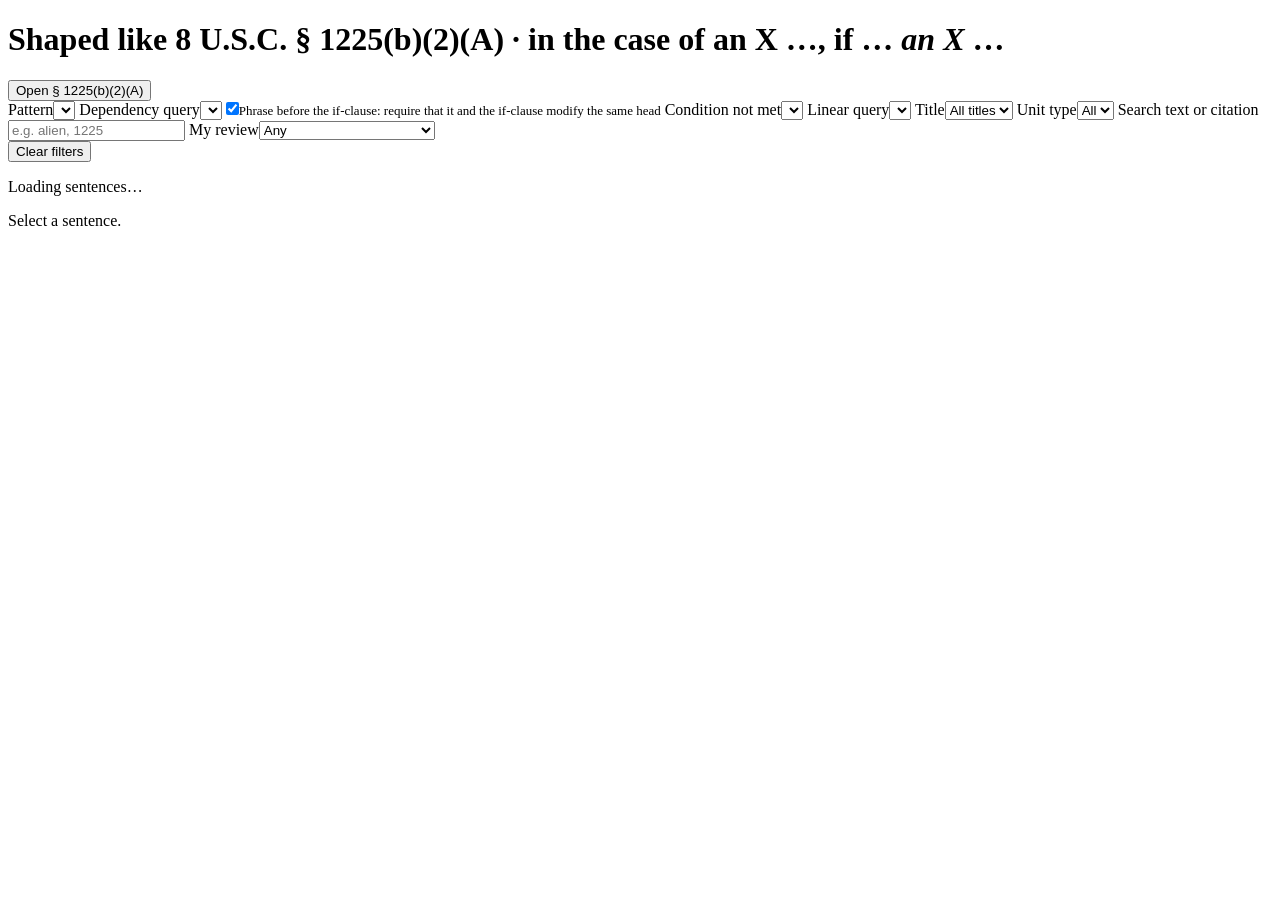
<file: barbosa/dashboard_template.html>
<!doctype html>
<html lang="en">
<head>
<meta charset="utf-8">
<meta name="viewport" content="width=device-width, initial-scale=1, viewport-fit=cover">
<title>1225(b) Structure Viewer</title>
<link rel="preconnect" href="https://fonts.googleapis.com">
<link rel="stylesheet" href="https://fonts.googleapis.com/css2?family=IBM+Plex+Mono:wght@400;500&family=IBM+Plex+Sans:wght@400;500;600&family=Source+Serif+4:opsz,wght@8..60,400;8..60,600&display=swap">
<style>
/*__DASHBOARD_CSS__*/
/* 1225b: indigo marks the first indefinite noun phrase (N1) and its modifiers, red the repeated one
   (N2) and its modifiers, green the if-clause. */
header.top h1 i { font-style: normal; color: var(--accent); }
header.top .btn { margin-left: auto; }
.legend .l-frame::before { border-bottom: 2px solid var(--conj); height: 6px; }
.legend .l-n1::before { background: var(--conj); }
.legend .l-m1::before { background: var(--conj-soft); border: 1px solid var(--conj); }
.legend .l-n2::before { background: var(--neg); }
.legend .l-m2::before { background: var(--neg-soft); border: 1px solid var(--neg); }
.legend .l-if::before { content: "⟦ ⟧"; width: auto; height: auto; color: var(--accent); font-weight: 700; }
.legend .l-gov::before { border-bottom: 2px solid var(--ink); height: 6px; }
.text .t-frame { box-shadow: inset 0 -2px 0 var(--conj); }
.text .t-n1 { color: var(--conj); font-weight: 600; }
.text .t-m1 { background: var(--conj-soft); }
.text .t-n2 { color: var(--neg); font-weight: 600; }
.text .t-m2 { background: var(--neg-soft); }
.text .t-gov { font-weight: 600; box-shadow: inset 0 -2px 0 var(--ink); }
.text .t-if { color: var(--accent); font-weight: 700; }
.text .t-brk { color: var(--accent); font-weight: 700; font-family: var(--font-ui); }
.pill.match { color: var(--accent); background: var(--accent-soft); }
.pill.near { color: var(--warn); background: var(--warn-soft); }
.conds { list-style: none; margin: 0; padding: 0; display: grid; gap: 2px; background: var(--surface); border: 1px solid var(--rule); border-radius: 6px; }
.conds li { display: grid; grid-template-columns: 22px minmax(0, 1fr); gap: 2px 8px; padding: 8px 12px; border-bottom: 1px solid var(--rule); }
.conds li:last-child { border-bottom: 0; }
.conds .ok { color: var(--accent); font-weight: 700; }
.conds .ko { color: var(--neg); font-weight: 700; }
.conds .what { font-weight: 500; }
.conds .why { grid-column: 2; color: var(--muted); font: 14px/1.5 var(--font-text); overflow-wrap: anywhere; }
.conds .why q { color: var(--ink); quotes: "“" "”"; }
.filters label.check { flex-direction: row; align-items: center; gap: 7px; text-transform: none; letter-spacing: 0; font-size: 13px; color: var(--ink); cursor: pointer; }
.filters label.check input { margin: 0; accent-color: var(--accent); }
.conds li.off { opacity: .55; }
.bits { font: 12px var(--font-mono); letter-spacing: 1px; }
.bits .on { color: var(--accent); }
.bits .off { color: var(--rule); }
svg.dep text { font-family: var(--font-text); font-size: 13.5px; fill: var(--ink); }
svg.dep text.pos { font: 10px var(--font-mono); fill: var(--muted); }
svg.dep text.out { font: 10px var(--font-mono); fill: var(--muted); }
svg.dep text.rel { font: 10px var(--font-mono); fill: var(--muted); }
svg.dep rect.relbg { fill: var(--surface); }
svg.dep path.arc { stroke: var(--rule); stroke-width: 1.2; fill: none; }
svg.dep path.head { fill: var(--rule); }
svg.dep .hot path.arc { stroke-width: 2; }
svg.dep .hot text.rel { font-weight: 600; }
svg.dep .c-n1 path.arc, svg.dep .c-n1 path.head { stroke: var(--conj); }
svg.dep .c-n1 path.head, svg.dep .c-n1 text.rel { fill: var(--conj); }
svg.dep .c-n2 path.arc { stroke: var(--neg); }
svg.dep .c-n2 path.head, svg.dep .c-n2 text.rel { fill: var(--neg); }
svg.dep .c-if path.arc { stroke: var(--accent); }
svg.dep .c-if path.head, svg.dep .c-if text.rel { fill: var(--accent); }
svg.dep .w-n1 text.form, svg.dep .w-frame text.form { fill: var(--conj); }
svg.dep .w-n1 text.form, svg.dep .w-n2 text.form, svg.dep .w-if text.form, svg.dep .w-gov text.form { font-weight: 600; }
svg.dep .w-n2 text.form { fill: var(--neg); }
svg.dep .w-if text.form { fill: var(--accent); }
svg.dep .w-gov text.form { text-decoration: underline; }
svg.dep rect.span1 { fill: var(--conj-soft); }
svg.dep rect.span2 { fill: var(--neg-soft); }
svg.dep rect.spanif { fill: none; stroke: var(--accent); stroke-dasharray: 4 3; }
details.conllu summary { cursor: pointer; color: var(--muted); font-size: 12px; text-transform: uppercase; letter-spacing: .07em; font-weight: 600; }
details.conllu table td { font-family: var(--font-mono); font-size: 12px; }
details.conllu tbody tr { cursor: default; }
details.conllu tr.r-n1 td:nth-child(2) { color: var(--conj); font-weight: 600; }
details.conllu tr.r-n2 td:nth-child(2) { color: var(--neg); font-weight: 600; }
details.conllu tr.r-if td:nth-child(2) { color: var(--accent); font-weight: 600; }
</style>
</head>
<body>
<header class="top">
  <h1>Shaped like 8 U.S.C. § 1225(b)(2)(A) · <b>in the case of an X</b> …, <i>if</i> … <em>an X</em> …</h1>
  <span class="runmeta" id="runmeta"></span>
  <button type="button" class="btn" id="go-prov">Open § 1225(b)(2)(A)</button>
</header>
<main>
  <aside>
    <div class="filters">
      <label class="wide" for="f-pat">Pattern<select id="f-pat"></select></label>
      <label class="wide" for="f-dq">Dependency query<select id="f-dq"></select></label>
      <label class="wide check" for="f-same"><input id="f-same" type="checkbox" checked>Phrase before the if-clause: require that it and the if-clause modify the same head</label>
      <label class="wide" for="f-miss">Condition not met<select id="f-miss"></select></label>
      <label class="wide" for="f-lq">Linear query<select id="f-lq"></select></label>
      <label for="f-title">Title<select id="f-title"><option value="">All titles</option></select></label>
      <label for="f-src">Unit type<select id="f-src"><option value="">All</option></select></label>
      <label class="wide" for="f-q">Search text or citation<input id="f-q" type="search" placeholder="e.g. alien, 1225"></label>
      <label class="wide" for="f-review">My review<select id="f-review">
        <option value="">Any</option><option value="none">Not reviewed</option>
        <option value="yes">Yes (tracks 1225(b)(2)(A))</option><option value="no">No</option><option value="unsure">Unsure</option>
      </select></label>
    </div>
    <div class="count"><span id="count"></span><button id="clear" type="button">Clear filters</button></div>
    <div id="list" role="listbox" aria-label="Sentences"><p class="loading">Loading sentences…</p></div>
  </aside>
  <section id="detail" aria-live="polite"><div class="inner"><p class="empty">Select a sentence.</p></div></section>
</main>
<script>
/*__DASHBOARD_JS__*/
</script>
<script>
/* Data: data/index.js (sentences, the linear queries each matches, the dependency query's candidates)
   loaded at start, and data/parses-{title}.js (CoNLL-U) loaded when a sentence of that title is
   opened. Word indices are 0-based positions in the CoNLL-U words. */
const DATASETS = /*__DATASETS__*/[];
let META = null, ROWS = [];
const PARSES = {};
// Each candidate has a pattern (META.patterns: the phrase before the if-clause, or inside it) and
// carries all of that pattern's conditions. Matches, near misses and each sentence's best candidate
// are worked out here (evaluate), so the pattern can be chosen and the same-head condition toggled;
// with both patterns and same head on they agree with the run's own (rows' fields 6–8, not read).
const DEP = {
  index(d) {
    META = d;
    ROWS = d.rows.map((r, n) => ({ n, key: r[0], id: r[0], title: r[1], ident: r[2] || "", src: r[3], words: r[4].split(" "),
      queries: r[5], breaks: r[10] || [], conllu: null,
      cands: r[9].map(c => ({ q: c[0], p0: c[1], p1: c[2], det1: c[3], n1: c[4], frame: c[5], gov: c[6], mark: c[7], ifHead: c[8],
        n2: c[9], det2: c[10], mods1: c[11], mods2: c[12], bits: c[13], pat: c[14],
        met: d.patterns[c[14]][2].map((_, k) => !!(c[13] & (1 << k))) })) }));
  },
  parses(title, map) { PARSES[title] = map; },
};
async function ensureParse(r) {
  if (r.conllu) return;
  if (!PARSES[r.title]) await loadScript(`data/parses-${r.title}.js`);
  r.conllu = PARSES[r.title][r.id];
}

/* ---------- CoNLL-U ---------- */
const parseCache = new Map();
function parseConllu(text) {
  if (parseCache.has(text)) return parseCache.get(text);
  const ws = [];
  for (const line of text.split("\n")) {
    const f = line.split("\t");
    if (f.length < 8 || f[0].includes("-") || f[0].includes(".")) continue;
    ws.push({ form: f[1], lemma: f[2], upos: f[3], xpos: f[4], feats: f[5], head: +f[6] - 1, rel: f[7] });
  }
  const kids = ws.map(() => []); ws.forEach((w, i) => { if (w.head >= 0) kids[w.head].push(i); });
  const res = { ws, kids }; parseCache.set(text, res); return res;
}
function subtree(P, i) { const out = [], stack = [i]; while (stack.length) { const n = stack.pop(); out.push(n); stack.push(...P.kids[n]); } return out.sort((a, b) => a - b); }
function span(P, i) { if (i < 0) return null; const s = subtree(P, i); return [s[0], s[s.length - 1]]; }

/* ---------- state ---------- */
const KEY = "1225b-review:v1";
let reviews = loadReviews(KEY);
function saveReviews() { storeReviews(KEY, reviews); }
const st = { pat: "", dq: "match", sameHead: true, miss: "", lq: "", q: "", title: "", src: "", review: "", limit: 300, sel: null, cand: 0, view: "focus" };
const byKey = new Map();
const findRow = k => byKey.get(k);
const bestCand = r => r.cands[r.best];
const phraseLabel = q => { const [, , ph, src] = META.queries[q];
  return src === "mirrored" ? `if … ${ph} a(n) … a(n)` : `${ph} a(n) … if … a(n)`; };
const PATTERN_SHORT = { outside: "phrase before the if-clause", inside: "phrase inside the if-clause" };

/* ---------- matches, by pattern, with or without the same-head condition ---------- */
// A candidate matches when it meets its pattern's required conditions (same_governor is required only
// while the checkbox is on). A near miss meets all but one, with the same head when that is required.
// The best candidate, among those of the chosen pattern: a match, else the largest share of required
// conditions met (ties: the longest run in order, the phrase before the if-clause, then the earliest).
const patName = c => META.patterns[c.pat][0];
const condsOf = c => META.patterns[c.pat][2];
const required = (c, i) => st.sameHead || condsOf(c)[i][0] !== "same_governor";
const needOf = c => condsOf(c).filter((_, i) => required(c, i)).length;
const counted = c => c.met.filter((x, i) => x && required(c, i)).length;
const isMatch = c => counted(c) === needOf(c);
function runOf(c) { let k = 0; for (let i = 0; i < c.met.length; i++) { if (!required(c, i)) continue; if (!c.met[i]) break; k++; } return k; }
const inPattern = (c, p = st.pat) => !p || patName(c) === p;
function evaluate() {
  const score = c => [+isMatch(c), counted(c) / needOf(c), runOf(c) / needOf(c), +(patName(c) === "outside"), -c.p0, -c.mark];
  const better = (a, b) => { const x = score(a), y = score(b); for (let i = 0; i < x.length; i++) if (x[i] !== y[i]) return x[i] - y[i]; return 0; };
  ROWS.forEach(r => {
    const idx = r.cands.map((_, i) => i).filter(i => inPattern(r.cands[i]));
    r.best = idx.length ? idx.reduce((bi, i) => better(r.cands[i], r.cands[bi]) > 0 ? i : bi, idx[0]) : -1;
    const c = r.cands[r.best];
    r.nMet = c ? counted(c) : 0; r.need = c ? needOf(c) : 0;
    r.matches = !!c && isMatch(c);
    const sameAt = c ? condsOf(c).findIndex(([k]) => k === "same_governor") : -1;
    r.near = !!c && !r.matches && r.nMet === r.need - 1 && (sameAt < 0 || !st.sameHead || c.met[sameAt]);
  });
}
function drawOptions() {
  const count = f => ROWS.filter(f).length.toLocaleString();
  const matchesIn = p => count(r => r.cands.some(c => inPattern(c, p) && isMatch(c)));
  const pv = $("f-pat").value || st.pat, dv = $("f-dq").value || st.dq;
  $("f-pat").innerHTML = `<option value="">Either (${matchesIn("")} matches)</option>` +
    META.patterns.map(([p, label]) => `<option value="${p}">${esc(label[0].toUpperCase() + label.slice(1))} (${matchesIn(p)})</option>`).join("");
  $("f-pat").value = pv;
  const sameNote = st.pat !== "inside" && !st.sameHead ? ", same head not required" : "";
  $("f-dq").innerHTML = `<option value="match">Matches${sameNote} (${count(r => r.matches)})</option>
    <option value="near">Near misses: all conditions but one (${count(r => r.near)})</option>
    <option value="">Every sentence a linear query found (${ROWS.length.toLocaleString()})</option>`;
  $("f-dq").value = dv;
  $("f-same").disabled = st.pat === "inside";
}

/* ---------- header + filters ---------- */
function setup() {
  ROWS.sort((a, b) => cmpTitle(a.title, b.title) || cmpIdent(a.ident, b.ident) || a.n - b.n);
  ROWS.forEach(r => byKey.set(r.key, r));
  const m = META.manifest || {};
  $("runmeta").textContent = m.release_point ? "U.S. Code release " + m.release_point : "";
  evaluate();
  drawOptions();
  // Pattern and same head change what counts as a match: re-evaluate, then keep the sentence if still shown.
  const reevaluate = () => {
    st.limit = 300; evaluate(); drawOptions(); refresh();
    const r = findRow(st.sel);
    if (r && filtered.includes(r)) { st.cand = Math.max(0, r.best); if (r.conllu) renderDetail(); }
  };
  $("f-same").addEventListener("input", e => { st.sameHead = e.target.checked; reevaluate(); });
  $("f-pat").addEventListener("input", e => { st.pat = e.target.value; reevaluate(); });
  const condNames = []; // every condition once, worded as in the first pattern that has it
  META.patterns.forEach(([, , cs]) => cs.forEach(([k, t]) => { if (!condNames.some(([k2]) => k2 === k)) condNames.push([k, t]); }));
  $("f-miss").innerHTML = `<option value="">Any</option>` + condNames.map(([k, t]) => `<option value="${k}">${esc(t)}</option>`).join("");
  const lqOption = i => { const n = ROWS.filter(r => r.queries.includes(i)).length;
    return `<option value="${i}"${n ? "" : " disabled"}>${esc(phraseLabel(i))} (${n})</option>`; };
  const bySource = src => META.queries.map((q, i) => q[3] === src ? lqOption(i) : "").join("");
  $("f-lq").innerHTML = `<option value="">Any</option><optgroup label="The RA's queries">${bySource("RA")}</optgroup>` +
    `<optgroup label="Mirrored: if first (for the phrase inside the if-clause)">${bySource("mirrored")}</optgroup>`;
  $("f-title").insertAdjacentHTML("beforeend", titleOptions(new Set(ROWS.map(r => r.title))));
  const srcs = [...new Set(ROWS.map(r => r.src))].sort();
  $("f-src").insertAdjacentHTML("beforeend", srcs.map(s => `<option value="${esc(s)}">${esc(s.replace("_", " "))}</option>`).join(""));
  for (const [id, k] of [["f-dq", "dq"], ["f-miss", "miss"], ["f-lq", "lq"], ["f-q", "q"], ["f-title", "title"], ["f-src", "src"], ["f-review", "review"]])
    $(id).addEventListener("input", e => { st[k] = e.target.value; st.limit = 300; refresh(); });
  $("clear").addEventListener("click", () => clearFilters(""));
  $("go-prov").addEventListener("click", () => {
    const r = ROWS.find(x => x.ident === META.provision); if (!r) return;
    if (!matches(r)) { st.pat = ""; $("f-pat").value = ""; evaluate(); drawOptions(); clearFilters(r.matches ? "match" : ""); }
    select(r.key);
  });
}
function clearFilters(dq) {
  Object.assign(st, { dq, miss: "", lq: "", q: "", title: "", src: "", review: "", limit: 300 });
  for (const [id, v] of [["f-dq", dq], ["f-miss", ""], ["f-lq", ""], ["f-q", ""], ["f-title", ""], ["f-src", ""], ["f-review", ""]]) $(id).value = v;
  refresh();
}

function matches(r) {
  if (st.dq === "match" && !r.matches) return false;
  if (st.dq === "near" && !r.near) return false;
  if (st.miss) { const c = bestCand(r), i = c ? condsOf(c).findIndex(([k]) => k === st.miss) : -1; if (i < 0 || c.met[i]) return false; }
  if (st.lq !== "" && !r.queries.includes(+st.lq)) return false;
  if (st.title && r.title !== st.title) return false;
  if (st.src && r.src !== st.src) return false;
  if (st.review) { const m = (reviews[r.key] || {}).mark || "none"; if (m !== st.review) return false; }
  if (st.q) { const q = st.q.toLowerCase(); if (!(r.ident.toLowerCase().includes(q) || citation(r.ident).toLowerCase().includes(q) || r.words.join(" ").toLowerCase().includes(q))) return false; }
  return true;
}
// Short excerpt: the phrase and N1, the "if", and N2, each with a little context.
function snippet(r) {
  const c = bestCand(r);
  if (!c) return esc(r.words.slice(0, 24).join(" "));
  const role = i => (i >= c.p0 && i <= c.p1) || i === c.det1 || i === c.n1 ? "conj" : i === c.mark ? "accent" : i === c.det2 || i === c.n2 ? "neg" : null;
  const parts = [[c.p0 - 3, Math.max(c.det1, c.n1) + 4]];
  if (c.mark >= 0) parts.push([c.mark - 1, c.mark + 4]);
  if (c.n2 >= 0) parts.push([Math.min(c.det2, c.n2) - 2, c.n2 + 3]);
  const merged = [];
  for (const [a, b] of parts.map(([a, b]) => [Math.max(0, a), Math.min(r.words.length, b)]).sort((x, y) => x[0] - y[0])) {
    const last = merged[merged.length - 1]; if (last && a <= last[1] + 2) last[1] = Math.max(last[1], b); else merged.push([a, b]);
  }
  return merged.map(([a, b]) => r.words.slice(a, b).map((w, k) => { const c2 = role(a + k); return c2 ? `<span style="color:var(--${c2});font-weight:600">${esc(w)}</span>` : esc(w); }).join(" "))
    .join(` <span class="gap">…</span> `);
}
function bitsHtml(c) { return `<span class="bits" title="${esc(PATTERN_SHORT[patName(c)])}: conditions met, in order">${patName(c) === "inside" ? "◂" : ""}${c.met.map(x => `<span class="${x ? "on" : "off"}">●</span>`).join("")}</span>`; }

let filtered = [];
function refresh() {
  $("f-miss").disabled = st.dq === "match";
  filtered = ROWS.filter(matches);
  $("count").textContent = `${filtered.length.toLocaleString()} sentence${filtered.length === 1 ? "" : "s"}`;
  const shown = filtered.slice(0, st.limit);
  $("list").innerHTML = shown.map(r => {
    const rv = (reviews[r.key] || {}).mark, c = bestCand(r);
    return `<div class="row" role="option" data-id="${esc(r.key)}" aria-selected="${r.key === st.sel}">
      <div class="cite"><span>${esc(citation(r.ident))}</span><span style="color:var(--muted)">${esc(r.src === "chapeau_condensed" ? "chapeau" : r.src)}</span>${c ? bitsHtml(c) : ""}${rv ? `<span class="rv">${REVIEW_LABEL[rv]}</span>` : ""}</div>
      <div class="snip">${snippet(r)}</div></div>`;
  }).join("") + (filtered.length > st.limit ? `<button class="more" type="button" id="more">Show ${Math.min(300, filtered.length - st.limit)} more</button>` : "");
  if (!filtered.length) $("list").innerHTML = `<p class="empty" style="padding:20px 16px">No sentences match these filters.</p>`;
  const more = $("more"); if (more) more.addEventListener("click", () => { st.limit += 300; refresh(); });
  if (!filtered.some(r => r.key === st.sel) && filtered.length) select(filtered[0].key, false);
}
$("list").addEventListener("click", e => { const row = e.target.closest(".row"); if (row) select(row.dataset.id, false); });

/* ---------- detail ---------- */
async function select(id, scroll = true) {
  st.sel = id; const r = findRow(id); st.cand = Math.max(0, r.best);
  document.querySelectorAll("#list .row").forEach(el => el.setAttribute("aria-selected", String(el.dataset.id === id)));
  if (scroll) { const el = document.querySelector(`#list .row[data-id="${CSS.escape(id)}"]`); if (el) el.scrollIntoView({ block: "nearest" }); }
  if (!r.conllu) {
    $("detail").querySelector(".inner").innerHTML = `<p class="empty">Loading the parse…</p>`;
    try { await ensureParse(r); } catch (e) { $("detail").querySelector(".inner").innerHTML = `<p class="empty">${esc(e.message)}</p>`; return; }
    if (st.sel !== id) return;
  }
  renderDetail();
}
// Word index -> CSS classes for the selected candidate.
function roles(P, c) {
  const cls = P.ws.map(() => new Set());
  if (!c) return { cls, ifSpan: null };
  for (let i = c.p0; i <= c.p1; i++) cls[i].add("frame");
  cls[c.det1].add("frame");
  const add = (i, k) => { if (i >= 0) cls[i].add(k); };
  add(c.n1, "n1"); add(c.det2, "n2"); add(c.n2, "n2"); add(c.mark, "if");
  if (patName(c) === "outside") add(c.gov, "gov");
  for (const [a, b] of c.mods1) for (let i = a; i <= b; i++) cls[i].add("m1");
  for (const [a, b] of c.mods2) for (let i = a; i <= b; i++) cls[i].add("m2");
  return { cls, ifSpan: c.ifHead >= 0 ? span(P, c.ifHead) : null };
}
const q = s => `<q>${esc(s)}</q>`;
// Why each condition holds or fails for candidate c, keyed by condition.
function condText(r, P, c) {
  const met = Object.fromEntries(condsOf(c).map(([k], i) => [k, c.met[i]]));
  const w = i => i >= 0 ? P.ws[i].form : "";
  const phrase = r.words.slice(c.p0, c.det1 + 1).join(" ");
  const yieldOf = i => { const s = span(P, i); return r.words.slice(s[0], s[1] + 1).join(" "); };
  const modsText = ms => ms.length ? ms.map(([a, b]) => q(r.words.slice(a, b + 1).join(" "))).join(", ") : "none";
  const unchecked = c.n1 < 0 || c.mark < 0 ? "Not checked." : null;
  const ifq = c.ifHead >= 0 ? q(yieldOf(c.ifHead).slice(0, 140) + (yieldOf(c.ifHead).length > 140 ? "…" : "")) : "";
  return {
    frame_np: met.frame_np ? `${q(phrase)} is the determiner of ${q(w(c.n1))} (N1, ${P.ws[c.n1].upos}).`
      : `${q(phrase)}: the ${q(w(c.det1))} is not the determiner of a noun in this parse${P.ws[c.det1] && P.ws[c.det1].head >= 0 ? ` (it is ${P.ws[c.det1].rel} of ${q(w(P.ws[c.det1].head))})` : ""}.`,
    if_outside: c.mark < 0 ? `No "if" attached as mark after N1.`
      : met.if_outside ? `${q("if")} marks ${q(w(c.ifHead))}: ${ifq}, which is outside the phrase.`
      : `${q("if")} marks ${q(w(c.ifHead))}, which sits inside the phrase headed by ${q(w(c.frame))}.`,
    same_governor: unchecked || (met.same_governor ? `The phrase (${q(w(c.frame))}, ${P.ws[c.frame].rel}) and the if-clause (${q(w(c.ifHead))}, ${P.ws[c.ifHead].rel}) both modify ${q(w(c.gov))}.`
      : `The phrase (${q(w(c.frame))}) modifies ${c.gov >= 0 ? q(w(c.gov)) : "nothing (it is the root)"}; the if-clause (${q(w(c.ifHead))}) modifies ${P.ws[c.ifHead].head >= 0 ? q(w(P.ws[c.ifHead].head)) : "nothing (it is the root)"}.`),
    phrase_in_if: c.mark < 0 ? `No "if" attached as mark before the phrase.`
      : met.phrase_in_if ? `${q("if")} marks ${q(w(c.ifHead))}: ${ifq}, which contains the phrase (headed by ${q(w(c.frame))}).`
      : `${q("if")} marks ${q(w(c.ifHead))}, whose clause does not contain the phrase.`,
    repeated_np: unchecked || (met.repeated_np ? `${q(w(c.det2) + " " + w(c.n2))} (N2) in the if-clause${patName(c) === "inside" ? ", after the phrase," : ""} has N1's lemma ${q(P.ws[c.n1].lemma)}.`
      : `No ${q("a")}/${q("an")} + ${q(P.ws[c.n1].lemma)} in the if-clause${patName(c) === "inside" ? " after the phrase and outside it" : ""}.`),
    different_mods: c.n2 < 0 ? "Not checked." : `N1 modifiers: ${modsText(c.mods1)}. N2 modifiers: ${modsText(c.mods2)}.` + (met.different_mods ? "" : c.mods1.length && c.mods2.length ? " The same words." : " One of them has none."),
  };
}
function renderDetail() {
  const r = findRow(st.sel); if (!r) return;
  const P = parseConllu(r.conllu), c = r.cands[st.cand];
  const { cls, ifSpan } = roles(P, c);
  const pill = (r.matches ? `<span class="pill match">Matches</span>`
    : r.near ? `<span class="pill near">Near miss · ${r.nMet} of ${r.need}</span>` : `<span class="pill none">${r.nMet} of ${r.need}</span>`)
    + (c ? `<span class="pill none">${esc(PATTERN_SHORT[patName(c)])}</span>` : "");
  const lii = liiUrl(r.ident);
  const has = (i, k) => cls[i].has(k);
  const parts = [], gaps = [];
  r.words.forEach((w, i) => {
    const k = [];
    if (has(i, "frame")) k.push("t-frame"); if (has(i, "m1")) k.push("t-m1"); if (has(i, "m2")) k.push("t-m2");
    if (has(i, "n1")) k.push("t-n1"); if (has(i, "n2")) k.push("t-n2"); if (has(i, "if")) k.push("t-if"); if (has(i, "gov")) k.push("t-gov");
    let tok = k.length ? `<span class="${k.join(" ")}">${esc(w)}</span>` : esc(w);
    if (ifSpan && i === ifSpan[0]) tok = `<span class="t-brk">⟦</span>` + tok;
    if (ifSpan && i === ifSpan[1]) tok = tok + `<span class="t-brk">⟧</span>`;
    parts.push(tok);
    const sc = ["m1", "m2", "frame"].filter(x => has(i, x) && i + 1 < r.words.length && has(i + 1, x)).map(x => "t-" + x);
    gaps.push(sc.length ? `<span class="${sc.join(" ")}"> </span>` : " ");
  });
  const textHtml = layoutText(parts, gaps, r.breaks);
  const conds = c ? condText(r, P, c) : {};
  const candRows = r.cands.map((x, i) => {
    const ctx = (a, b, hi, col) => r.words.slice(Math.max(0, a), Math.min(r.words.length, b)).map((w, k) => hi.includes(Math.max(0, a) + k) ? `<span style="color:var(--${col});font-weight:600">${esc(w)}</span>` : esc(w)).join(" ");
    return `<tr data-i="${i}" aria-selected="${i === st.cand}">
      <td class="ctx">${ctx(x.p0, x.det1 + 3, [x.det1, x.n1], "conj")}</td>
      <td class="ctx">${x.mark >= 0 ? ctx(x.mark, x.mark + 4, [x.mark], "accent") + ` <span class="hint">word ${x.mark + 1}</span>` : `<span class="no">none</span>`}</td>
      <td class="ctx">${x.n2 >= 0 ? ctx(x.det2 - 1, x.n2 + 3, [x.det2, x.n2], "neg") : `<span class="no">none</span>`}</td>
      <td>${esc(PATTERN_SHORT[patName(x)].replace("phrase ", "").replace(" the if-clause", ""))}</td>
      <td>${bitsHtml(x)} ${counted(x)}/${needOf(x)}</td></tr>`;
  }).join("");
  const rv = reviews[r.key] || {};
  const qs = r.queries.map(i => esc(phraseLabel(i))).join("; ");
  $("detail").querySelector(".inner").innerHTML = `
    <div class="dhead"><h2>${esc(citation(r.ident))}</h2>${pill}</div>
    <div class="meta"><span>${esc(r.src.replace("_", " "))}</span><span>${r.words.length} words</span>
      <span>${r.cands.length} candidate${r.cands.length === 1 ? "" : "s"}</span><span>${esc(r.id)}</span>${lii ? `<a href="${lii}" target="_blank" rel="noopener">Open on LII ↗</a>` : ""}</div>
    <div class="meta"><span>Linear queries: ${qs || "none"}</span></div>
    <div class="legend"><span class="l-frame">phrase + a/an</span><span class="l-n1">N1</span><span class="l-m1">N1's modifiers</span><span class="l-if">if-clause</span><span class="l-n2">N2</span><span class="l-m2">N2's modifiers</span>${c && patName(c) === "outside" ? `<span class="l-gov">head both modify</span>` : ""}</div>
    <div class="text">${textHtml}</div>
    ${c ? `<div><h3>Conditions${r.cands.length > 1 ? (st.cand === r.best ? " · best candidate" : ` · candidate ${st.cand + 1}`) : ""}</h3><ol class="conds">${condsOf(c).map(([k, t], i) =>
      `<li class="${required(c, i) ? "" : "off"}"><span class="${c.met[i] ? "ok" : "ko"}" aria-label="${c.met[i] ? "met" : "not met"}">${c.met[i] ? "✓" : "✗"}</span><span class="what">${esc(t)}${required(c, i) ? "" : " (not required)"}</span><span class="why">${conds[k]}</span></li>`).join("")}</ol></div>` : `<p class="hint">No candidate: none of the phrases is followed by "a"/"an" in the parse's words.</p>`}
    ${r.cands.length > 1 ? `<div><h3>Candidates · click one to show it</h3><div class="tablewrap"><table>
      <thead><tr><th>phrase + N1</th><th>if</th><th>N2</th><th>phrase</th><th>conditions</th></tr></thead><tbody>${candRows}</tbody></table></div></div>` : ""}
    <div>
      <div class="treebar"><h3>Dependencies</h3>
        <span class="seg"><button type="button" data-v="focus" aria-pressed="${st.view === "focus"}">Phrase to if-clause</button><button type="button" data-v="full" aria-pressed="${st.view === "full"}">Whole sentence</button></span>
        <span class="hint" id="t-hint"></span></div>
      <div class="treebox" id="treebox"></div></div>
    <details class="conllu"><summary>CoNLL-U</summary><div class="tablewrap" style="margin-top:8px"><table>
      <thead><tr><th>id</th><th>form</th><th>lemma</th><th>upos</th><th>xpos</th><th>feats</th><th>head</th><th>deprel</th></tr></thead>
      <tbody>${P.ws.map((x, i) => `<tr class="${has(i, "n1") ? "r-n1" : has(i, "n2") ? "r-n2" : has(i, "if") ? "r-if" : ""}"><td>${i + 1}</td><td>${esc(x.form)}</td><td>${esc(x.lemma)}</td><td>${esc(x.upos)}</td><td>${esc(x.xpos)}</td><td>${esc(x.feats)}</td><td>${x.head + 1}${x.head >= 0 ? " " + esc(P.ws[x.head].form) : ""}</td><td>${esc(x.rel)}</td></tr>`).join("")}</tbody></table></div></details>
    <div class="review"><h3 style="margin:0">My review</h3>
      <div class="marks">
        <button type="button" class="btn" data-m="yes" aria-pressed="${rv.mark === "yes"}">Tracks 1225(b)(2)(A) <kbd>1</kbd></button>
        <button type="button" class="btn" data-m="no" aria-pressed="${rv.mark === "no"}">Does not <kbd>2</kbd></button>
        <button type="button" class="btn" data-m="unsure" aria-pressed="${rv.mark === "unsure"}">Unsure <kbd>3</kbd></button></div>
      <label for="r-note" class="hint">Notes (same or different set of individuals, parser error, …)</label>
      <textarea id="r-note">${esc(rv.note || "")}</textarea>
      <div class="foot"><span class="hint">Saved in this browser only. <kbd>j</kbd>/<kbd>k</kbd> next/previous sentence.</span>
        <button type="button" class="btn" id="export">Export reviews (CSV)</button></div></div>`;
  const inner = $("detail").querySelector(".inner");
  inner.querySelectorAll("tbody tr[data-i]").forEach(tr => tr.addEventListener("click", () => { st.cand = +tr.dataset.i; renderDetail(); }));
  inner.querySelectorAll(".seg button").forEach(b => b.addEventListener("click", () => { st.view = b.dataset.v; renderDetail(); }));
  inner.querySelectorAll(".marks button").forEach(b => b.addEventListener("click", () => setMark(b.dataset.m)));
  $("r-note").addEventListener("input", e => { reviews[r.key] = { ...(reviews[r.key] || {}), note: e.target.value }; saveReviews(); });
  $("export").addEventListener("click", exportCsv);
  drawDeps(r, P, c, cls, ifSpan);
}
function setMark(m) {
  const r = findRow(st.sel); if (!r) return;
  const cur = reviews[r.key] || {}; reviews[r.key] = { ...cur, mark: cur.mark === m ? undefined : m }; saveReviews();
  renderDetail(); const row = document.querySelector(`#list .row[data-id="${CSS.escape(r.key)}"] .cite`);
  if (row) { const old = row.querySelector(".rv"); if (old) old.remove(); const v = reviews[r.key].mark; if (v) row.insertAdjacentHTML("beforeend", `<span class="rv">${REVIEW_LABEL[v]}</span>`); }
}
function exportCsv() {
  const lines = [["sent_id", "citation", "identifier", "pattern_filter", "same_head_required", "pattern", "matches", "conditions_met", "review", "notes"].join(",")];
  ROWS.forEach(r => { const v = reviews[r.key], c = bestCand(r); if (v && (v.mark || v.note)) lines.push([csvCell(r.id), csvCell(citation(r.ident)), csvCell(r.ident), st.pat || "either", st.sameHead, c ? patName(c) : "", r.matches, r.nMet, csvCell(v.mark || ""), csvCell(v.note || "")].join(",")); });
  downloadCsv("1225b_reviews.csv", lines);
}

/* ---------- dependency arcs (SVG) ---------- */
// Words left to right; an arc from each head to its dependent, higher for arcs that span others.
function drawDeps(r, P, c, cls, ifSpan) {
  const n = P.ws.length;
  let lo = 0, hi = n - 1;
  if (st.view === "focus" && c) {
    const pts = [c.p0, c.det1, c.n1, patName(c) === "outside" ? c.gov : -1, c.mark, c.n2, ...(ifSpan || []), ...c.mods1.flat()].filter(i => i >= 0);
    lo = Math.max(0, Math.min(...pts) - 2); hi = Math.min(n - 1, Math.max(...pts) + 2);
  }
  const inWin = i => i >= lo && i <= hi;
  const xs = [], ws = []; let x = 0; const GAP = 16;
  for (let i = lo; i <= hi; i++) {
    const w = Math.max(tw(P.ws[i].form, "13.5px 'Source Serif 4', serif"), tw(P.ws[i].upos, "10px 'IBM Plex Mono', monospace")) + GAP;
    xs[i] = x + w / 2; ws[i] = w; x += w;
  }
  const arcs = [];
  for (let i = lo; i <= hi; i++) { const h = P.ws[i].head; if (h >= 0 && inWin(h)) arcs.push({ h, d: i, a: Math.min(h, i), b: Math.max(h, i) }); }
  arcs.sort((p, q2) => (p.b - p.a) - (q2.b - q2.a));
  for (const A of arcs) { A.lvl = 1; for (const B of arcs) { if (B === A) break; if (B.a >= A.a && B.b <= A.b) A.lvl = Math.max(A.lvl, B.lvl + 1); } }
  const STEP = 15, MAXL = Math.max(1, ...arcs.map(a => a.lvl)), PAD = 14;
  const top = Math.min(MAXL, 40) * STEP + 34, baseY = top + 12, H = baseY + 46, W = x + PAD * 2;
  // Arcs the query looks at: the phrase's attachment, determiners and modifiers of N1 and N2, the if-clause's.
  const roleOf = A => {
    if (!c) return "";
    if (A.d === c.frame || A.d === c.det1 || (A.h === c.n1 && cls[A.d].has("m1"))) return "c-n1";
    if (A.d === c.det2 || (A.h === c.n2 && cls[A.d].has("m2"))) return "c-n2";
    if (A.d === c.mark || A.d === c.ifHead) return "c-if";
    return "";
  };
  const parts = [];
  if (ifSpan) {
    const a = Math.max(lo, ifSpan[0]), b = Math.min(hi, ifSpan[1]);
    if (a <= b) parts.push(`<rect class="spanif" x="${xs[a] - ws[a] / 2 + PAD + 2}" y="${baseY - 16}" width="${xs[b] + ws[b] / 2 - xs[a] + ws[a] / 2 - 4}" height="36" rx="4"/>`);
  }
  for (let i = lo; i <= hi; i++) {
    const k = cls[i];
    if (k.has("m1") || k.has("m2")) parts.push(`<rect class="${k.has("m1") ? "span1" : "span2"}" x="${xs[i] - ws[i] / 2 + PAD}" y="${baseY - 13}" width="${ws[i]}" height="18"/>`);
  }
  for (const A of arcs) {
    const x1 = xs[A.h] + PAD, x2 = xs[A.d] + PAD, y0 = baseY - 18, hgt = Math.min(A.lvl, 40) * STEP + 4;
    const yTop = y0 - hgt, r0 = Math.min(8, Math.abs(x2 - x1) / 2);
    const dir = x2 > x1 ? 1 : -1;
    const path = `M${x1},${y0} L${x1},${yTop + r0} Q${x1},${yTop} ${x1 + dir * r0},${yTop} L${x2 - dir * r0},${yTop} Q${x2},${yTop} ${x2},${yTop + r0} L${x2},${y0}`;
    const rel = P.ws[A.d].rel, lw = tw(rel, "10px 'IBM Plex Mono', monospace") + 6, mx = (x1 + x2) / 2;
    const role = roleOf(A);
    parts.push(`<g class="${role}${role ? " hot" : ""}"><path class="arc" d="${path}"/><path class="head" d="M${x2 - 3.5},${y0 - 6} L${x2 + 3.5},${y0 - 6} L${x2},${y0} Z"/>` +
      `<rect class="relbg" x="${mx - lw / 2}" y="${yTop - 6}" width="${lw}" height="12"/><text class="rel" x="${mx}" y="${yTop + 3.5}" text-anchor="middle">${esc(rel)}</text></g>`);
  }
  for (let i = lo; i <= hi; i++) {
    const w = P.ws[i], k = cls[i], cx = xs[i] + PAD;
    const wc = ["n1", "n2", "if", "gov", "frame"].filter(r2 => k.has(r2)).map(r2 => "w-" + r2).join(" ");
    let extra = "";
    if (w.head === -1) extra = `<path class="arc" d="M${cx},${10} L${cx},${baseY - 18}"/><text class="rel" x="${cx + 4}" y="20">root</text>`;
    else if (!inWin(w.head)) extra = `<text class="out" x="${cx}" y="${baseY + 30}" text-anchor="middle">${esc(w.rel)} ${w.head < lo ? "←" : "→"} ${esc(P.ws[w.head].form)}</text>`;
    parts.push(`<g class="${wc}">${extra}<text class="form" x="${cx}" y="${baseY}" text-anchor="middle">${esc(w.form)}</text><text class="pos" x="${cx}" y="${baseY + 16}" text-anchor="middle">${esc(w.upos)}</text></g>`);
  }
  $("treebox").innerHTML = `<svg class="dep" width="${W}" height="${H}" viewBox="0 0 ${W} ${H}" role="img" aria-label="Dependency arcs for the selected sentence">${parts.join("")}</svg>`;
  $("t-hint").textContent = `words ${lo + 1}–${hi + 1} of ${n}` + (st.view === "focus" && (lo > 0 || hi < n - 1) ? " · arcs to words outside are listed under the word" : "");
  if (c) { const fx = xs[Math.max(lo, c.p0)]; if (fx !== undefined) $("treebox").scrollLeft = Math.max(0, fx - 60); }
}

/* ---------- keyboard ---------- */
bindKeys(d => {
  const i = filtered.findIndex(r => r.key === st.sel);
  if (d > 0 && i < filtered.length - 1) { if (i + 1 >= st.limit) { st.limit += 300; refresh(); } select(filtered[i + 1].key); }
  else if (d < 0 && i > 0) select(filtered[i - 1].key);
}, setMark);

loadScript("data/index.js").then(() => { setup(); refresh(); },
  () => { $("list").innerHTML = `<p class="loading">Could not load data/index.js.</p>`; });
</script>
</body>
</html>
</file>
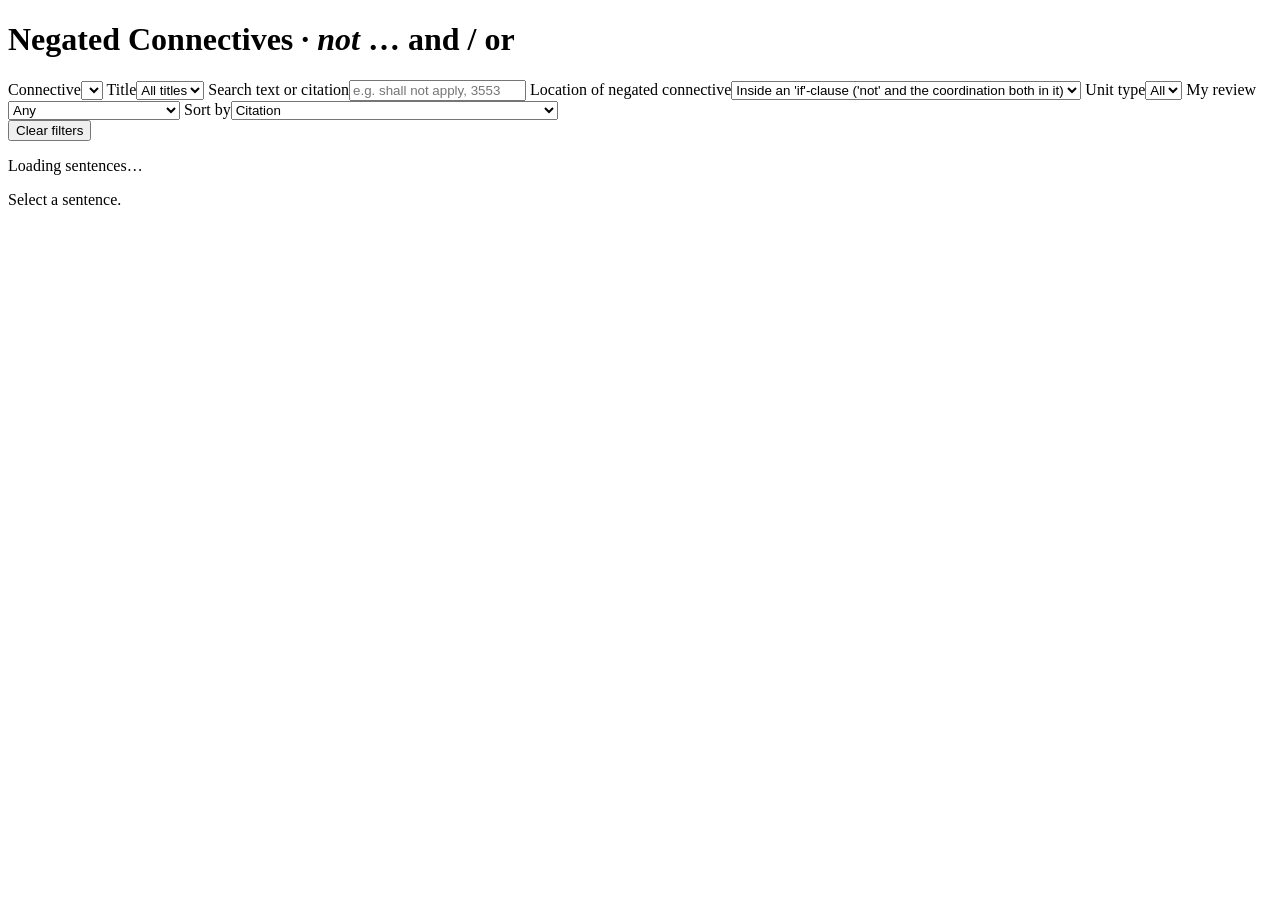
<file: scripts/dashboard_template.html>
<!doctype html>
<html lang="en">
<head>
<meta charset="utf-8">
<meta name="viewport" content="width=device-width, initial-scale=1, viewport-fit=cover">
<title>Negated Connectives Viewer</title>
<link rel="preconnect" href="https://fonts.googleapis.com">
<link rel="stylesheet" href="https://fonts.googleapis.com/css2?family=IBM+Plex+Mono:wght@400;500&family=IBM+Plex+Sans:wght@400;500;600&family=Source+Serif+4:opsz,wght@8..60,400;8..60,600&display=swap">
<style>
/*__DASHBOARD_CSS__*/
/* not … and/or: red marks negation, indigo the connective, green an if-clause. */
.row .cite .dist { color: var(--muted); }
.count #shuffle { margin-right: 14px; }
.row .conn { font: 600 11px var(--font-mono); color: var(--conj); border: 1px solid var(--conj); border-radius: 3px; padding: 0 4px; }
.also { font-size: 12px; color: var(--muted); }
.also button { background: none; border: 0; padding: 0; color: var(--accent); cursor: pointer; font-size: 12px; text-decoration: underline; }
.legend .l-neg::before { background: var(--neg); }
.legend .l-vp::before { background: var(--neg-soft); border: 1px solid var(--neg); }
.legend .l-conj::before { background: var(--conj); }
.legend .l-coord::before { border-bottom: 2px solid var(--conj); height: 6px; }
.legend .l-if::before { content: "⟦ ⟧"; width: auto; height: auto; color: var(--accent); font-weight: 700; }
.text .t-vp { background: var(--neg-soft); }
.text .t-coord { box-shadow: inset 0 -2px 0 var(--conj); }
.text .t-not { color: var(--neg); font-weight: 600; }
.text .t-and { color: var(--conj); font-weight: 600; }
.text .t-if { color: var(--accent); font-weight: 700; font-family: var(--font-ui); }
svg.tree text { font-family: var(--font-mono); font-size: 12px; fill: var(--ink); }
svg.tree .lbl { fill: var(--muted); font-weight: 500; }
svg.tree line, svg.tree path.edge { stroke: var(--rule); stroke-width: 1.2; fill: none; }
svg.tree polygon.roof { fill: var(--paper); stroke: var(--muted); stroke-width: 1; cursor: pointer; }
svg.tree polygon.roof:hover { fill: var(--accent-soft); }
svg.tree text.yield { fill: var(--muted); font-family: var(--font-text); font-size: 12.5px; }
svg.tree .is-not text { fill: var(--neg); font-weight: 600; }
svg.tree .is-and text { fill: var(--conj); font-weight: 600; }
svg.tree .negvp rect { fill: var(--neg-soft); stroke: var(--neg); }
svg.tree .negvp text { fill: var(--neg); }
svg.tree .coord rect { fill: var(--conj-soft); stroke: var(--conj); }
svg.tree .coord text { fill: var(--conj); }
svg.tree .lca text.lbl { text-decoration: underline; }
svg.tree .ifc rect { fill: var(--accent-soft); stroke: var(--accent); }
svg.tree .ifc text { fill: var(--accent); }
.outline { font: 12.5px/1.6 var(--font-mono); }
.outline details { margin-left: 14px; }
.outline > details { margin-left: 0; }
.outline summary { cursor: pointer; list-style: none; }
.outline summary::-webkit-details-marker { display: none; }
.outline summary::before { content: "▸ "; color: var(--muted); }
.outline details[open] > summary::before { content: "▾ "; }
.outline .lb { font-weight: 500; }
.outline .y { color: var(--muted); font-family: var(--font-text); }
.outline details[open] > summary .y { display: none; }
.outline .pt { margin-left: 28px; }
.outline .pt .lb { color: var(--muted); }
.outline .o-not { color: var(--neg); font-weight: 600; }
.outline .o-and { color: var(--conj); font-weight: 600; }
.outline .o-negvp > summary .lb { color: var(--neg); background: var(--neg-soft); padding: 0 3px; border-radius: 2px; }
.outline .o-coord > summary .lb { color: var(--conj); background: var(--conj-soft); padding: 0 3px; border-radius: 2px; }
</style>
</head>
<body>
<header class="top">
  <h1>Negated Connectives · <em>not</em> … <b>and</b> / <b>or</b></h1>
  <span class="runmeta" id="runmeta"></span>
</header>
<main>
  <aside>
    <div class="filters">
      <label for="f-ds">Connective<select id="f-ds"></select></label>
      <label for="f-title">Title<select id="f-title"><option value="">All titles</option></select></label>
      <label class="wide" for="f-q">Search text or citation<input id="f-q" type="search" placeholder="e.g. shall not apply, 3553"></label>
      <label class="wide" for="f-clause">Location of negated connective<select id="f-clause">
        <option value="if">Inside an 'if'-clause ('not' and the coordination both in it)</option>
        <option value="">Anywhere in the sentence</option>
      </select></label>
      <label for="f-src">Unit type<select id="f-src"><option value="">All</option></select></label>
      <label for="f-review">My review<select id="f-review">
        <option value="">Any</option><option value="none">Not reviewed</option>
        <option value="yes">Yes (negated connective)</option><option value="no">No</option><option value="unsure">Unsure</option>
      </select></label>
      <label class="wide" for="f-sort">Sort by<select id="f-sort">
        <option value="">Citation</option>
        <option value="tree">Tree distance, 'not' to the coordination: shortest first</option>
        <option value="-tree">Tree distance, 'not' to the coordination: longest first</option>
        <option value="words">Words from 'not' to the connective: fewest first</option>
        <option value="-words">Words from 'not' to the connective: most first</option>
        <option value="random">Random order</option>
      </select></label>
      <div class="chips" id="chips" aria-label="Coordination label"></div>
    </div>
    <div class="count"><span id="count"></span><span><button id="shuffle" type="button" hidden>Shuffle again</button><button id="clear" type="button">Clear filters</button></span></div>
    <div id="list" role="listbox" aria-label="Sentences"><p class="loading">Loading sentences…</p></div>
  </aside>
  <section id="detail" aria-live="polite"><div class="inner"><p class="empty">Select a sentence.</p></div></section>
</main>
<script>
/*__DASHBOARD_JS__*/
</script>
<script>
/* Data: per connective, data/{conn}/index.js (sentences, flags, pairs) loaded at start, and
   data/{conn}/trees-{title}.js loaded when a sentence of that title is opened. Plain script
   files, so this page also works when opened from disk. */
const DATASETS = /*__DATASETS__*/[];
const META = {}, TREES = {};
let ROWS = [];
const NEG = {
  index(conn, d) {
    META[conn] = d;
    d.rows.forEach((r, n) => ROWS.push({ ds: conn, n, key: conn + "|" + r[0], id: r[0], title: r[1], ident: r[2] || "", src: r[3],
      toks: r[4].split(" "), tree: null, flagged: r[5], relaxed: r[6], pairs: r[7].map(p => ({ not: p[0], and: p[1], notParent: p[2],
      notRelaxedParent: p[3], coord: p[4], conj: p[5], dist: p[6], strict: p[7], rel: p[8], inIf: p[9] })), breaks: r[8] || [] }));
  },
  trees(conn, title, map) { TREES[conn + "|" + title] = map; },
};
async function ensureTree(r) {
  if (r.tree) return;
  const k = r.ds + "|" + r.title;
  if (!TREES[k]) await loadScript(`data/${r.ds}/trees-${r.title}.js`);
  r.tree = TREES[k][r.id];
}
const CONN = { and: { word: "and", label: "Negative conjunction", short: "negconj" }, or: { word: "or", label: "Negative disjunction", short: "negdisj" } };

/* ---------- trees ---------- */
const treeCache = new Map();
function parseTree(s) {
  if (treeCache.has(s)) return treeCache.get(s);
  const t = s.match(/\(|\)|[^\s()]+/g); let i = 0, leaf = 0; const pts = [];
  function node(parent) {
    i++; const n = { label: t[i++], parent, kids: [] };
    while (t[i] !== ")") {
      if (t[i] === "(") n.kids.push(node(n)); else { n.word = t[i++]; n.idx = leaf++; pts.push(n); }
    }
    i++; n.lo = n.word !== undefined ? n.idx : n.kids[0].lo; n.hi = n.word !== undefined ? n.idx : n.kids[n.kids.length - 1].hi;
    return n;
  }
  const root = node(null); const res = { root, pts }; treeCache.set(s, res); return res;
}
function ancestors(n) { const a = []; for (let p = n; p; p = p.parent) a.push(p); return a; }
function lca(a, b) { const s = new Set(ancestors(a)); for (let p = b; p; p = p.parent) if (s.has(p)) return p; return null; }
function relaxedParent(n) { let p = n.parent; while (p && p.kids.length === 1) p = p.parent; return p; }
function yieldText(n, toks, max = 60) {
  const s = toks.slice(n.lo, n.hi + 1).map(word).join(" ");
  return s.length > max ? s.slice(0, max - 1) + "…" : s;
}
function pairNodes(row, pair) {
  const { root, pts } = parseTree(row.tree);
  const notN = pts[pair.not], cc = pts[pair.and];
  return { root, pts, notN, cc, coord: cc.parent, negVP: notN.parent, relaxedVP: relaxedParent(notN), top: lca(notN, cc.parent) };
}

/* ---------- if-clauses ---------- */
// An if-clause is an SBAR whose first word is "if" (also "only if", "even if").
function isIfClause(n) {
  if (!n.label.startsWith("SBAR") || n.word !== undefined) return false;
  const { pts } = parseTree(n._tree);
  const w0 = (pts[n.lo] || {}).word, w1 = (pts[n.lo + 1] || {}).word;
  const a = (w0 || "").toLowerCase(), b = (w1 || "").toLowerCase();
  return a === "if" || ((a === "only" || a === "even") && b === "if");
}
function ifClauseOf(row, pair) {
  if (!pair.inIf || !row.tree) return null;
  const nd = pairNodes(row, pair);
  for (let a = nd.notN.parent; a; a = a.parent) {
    a._tree = row.tree;
    if (isIfClause(a)) { for (let x = nd.coord; x; x = x.parent) if (x === a) return a; }
  }
  return null;
}
function ifPairs(row) {
  const out = []; row.pairs.forEach((p, i) => { if (p.inIf && p.strict) out.push(i); }); return out;
}

/* ---------- state ---------- */
// Reviews are keyed "{conn}|{sent_id}". Marks made in the earlier single-dataset viewer (which
// covered not … and only) are carried over once.
const KEY = "negconj-review:v2";
let reviews = loadReviews(KEY, () => {
  const r = {};
  for (const old of ["negconj-review:results_full_partial", "negconj-review:results"]) {
    const o = JSON.parse(localStorage.getItem(old) || "{}"); for (const [id, v] of Object.entries(o)) r["and|" + id] = v;
  }
  return r;
});
function saveReviews() { storeReviews(KEY, reviews); }
const st = { ds: "", clause: "if", q: "", title: "", src: "", review: "", coord: "", sort: "", seed: 0, limit: 300, sel: null, pair: 0, view: "focus", expandAll: false, open: new Set() };
const byKey = new Map();
const findRow = k => byKey.get(k);

/* ---------- header + filters ---------- */
function setup() {
  // Both datasets interleaved by title, then citation, so a provision's and- and or-hits sit together;
  // within a dataset, document order.
  ROWS.sort((a, b) => cmpTitle(a.title, b.title) || cmpIdent(a.ident, b.ident) || (a.ds < b.ds ? -1 : a.ds > b.ds ? 1 : a.n - b.n));
  ROWS.forEach(r => byKey.set(r.key, r));
  const ms = DATASETS.map(c => META[c]).filter(Boolean);
  const m0 = (ms[0] || {}).manifest || {};
  $("runmeta").textContent = m0.release_point ? "U.S. Code release " + m0.release_point : "";
  $("f-ds").innerHTML = (ms.length > 1 ? `<option value="">Both (and, or)</option>` : "") +
    ms.map(d => `<option value="${d.conn}">not … ${d.conn} · ${esc(d.label.toLowerCase())}</option>`).join("");
  st.ds = $("f-ds").value;
  $("f-title").insertAdjacentHTML("beforeend", titleOptions(new Set(ROWS.map(r => r.title))));
  const srcs = [...new Set(ROWS.map(r => r.src))].sort();
  $("f-src").insertAdjacentHTML("beforeend", srcs.map(s => `<option value="${esc(s)}">${esc(s.replace("_", " "))}</option>`).join(""));
  $("chips").addEventListener("click", e => { const b = e.target.closest(".chip"); if (!b) return; st.coord = st.coord === b.dataset.c ? "" : b.dataset.c; refresh(); });
  for (const [id, k] of [["f-ds", "ds"], ["f-clause", "clause"], ["f-q", "q"], ["f-title", "title"], ["f-src", "src"], ["f-review", "review"], ["f-sort", "sort"]])
    $(id).addEventListener("input", e => { st[k] = e.target.value; st.limit = 300; if (k === "ds") { st.coord = ""; drawChips(); } refresh(); });
  // A new order starts at its first sentence.
  $("f-sort").addEventListener("input", () => { if (filtered.length) select(filtered[0].key); });
  $("shuffle").addEventListener("click", () => { st.seed = newSeed(); st.limit = 300; refresh(); if (filtered.length) select(filtered[0].key); });
  $("clear").addEventListener("click", () => { Object.assign(st, { clause: "", q: "", title: "", src: "", review: "", coord: "", limit: 300 }); $("f-clause").value = "";
    $("f-q").value = ""; $("f-title").value = ""; $("f-src").value = ""; $("f-review").value = ""; refresh(); });
  drawChips();
}
function inDs(r) { return !st.ds || r.ds === st.ds; }
function drawChips() {
  const rows = ROWS.filter(inDs);
  const cc = {}; rows.forEach(r => new Set(r.pairs.filter(p => p.strict).map(p => p.coord)).forEach(c => cc[c] = (cc[c] || 0) + 1));
  $("chips").innerHTML = `<span class="hint" style="width:100%">Coordination label</span>` +
    Object.entries(cc).sort((a, b) => b[1] - a[1]).map(([c, n]) => `<button type="button" class="chip" data-c="${esc(c)}" aria-pressed="false">${esc(c)}<span class="c">${n}</span></button>`).join("");
}

function matches(r) {
  if (!inDs(r)) return false;
  if (st.title && r.title !== st.title) return false;
  if (st.src && r.src !== st.src) return false;
  if (st.coord && !r.pairs.some(p => p.strict && p.coord === st.coord)) return false;
  if (st.clause === "if" && !ifPairs(r).length) return false;
  if (st.review) { const m = (reviews[r.key] || {}).mark || "none"; if (m !== st.review) return false; }
  if (st.q) { const q = st.q.toLowerCase(); if (!(r.ident.toLowerCase().includes(q) || citation(r.ident).toLowerCase().includes(q) || r.toks.join(" ").toLowerCase().includes(q))) return false; }
  return true;
}
function keyPair(r) {
  if (st.clause === "if") { const q = ifPairs(r); if (q.length) return q[0]; }
  const i = r.pairs.findIndex(p => p.strict); if (i >= 0) return i;
  const k = r.pairs.findIndex(p => p.not < p.and); return k >= 0 ? k : 0;
}
function snippetFull(r) {
  const p = r.pairs[keyPair(r)];
  if (!p) return esc(r.toks.slice(0, 24).map(word).join(" "));
  const mark = (i) => i === p.not ? "neg" : i === p.and ? "conj" : null;
  const span = (a, b) => { const out = []; for (let i = Math.max(0, a); i < Math.min(r.toks.length, b); i++) { const c = mark(i); out.push(c ? `<span style="color:var(--${c});font-weight:600">${esc(word(r.toks[i]))}</span>` : esc(word(r.toks[i]))); } return out.join(" "); };
  return p.and - p.not <= 12 && p.and > p.not ? span(p.not - 4, p.and + 5) : span(p.not - 4, p.not + 5) + ` <span class="gap">…</span> ` + span(p.and - 4, p.and + 5);
}

// Distance for the pair a row shows (keyPair): edges from not to the coordination node ("tree"),
// or how many words the connective comes after (or before) not ("words").
function distanceOf(r, kind) { const p = r.pairs[keyPair(r)]; return !p ? Infinity : kind === "tree" ? p.dist : Math.abs(p.and - p.not); }
function distanceLabel(r) {
  const kind = st.sort.replace("-", ""), d = distanceOf(r, kind);
  return kind === "tree" ? `${d} edge${d === 1 ? "" : "s"}` : `${d} word${d === 1 ? "" : "s"} apart`;
}

// Random order: rows sorted by a hash of (seed, sentence key). It stays put while browsing and
// filtering (a filtered subset keeps its relative order), and the same seed gives the same order.
const newSeed = () => 1 + Math.floor(Math.random() * 99999);
function seededHash(seed, s) {
  let h = (2166136261 ^ seed) >>> 0;
  for (let i = 0; i < s.length; i++) { h ^= s.charCodeAt(i); h = Math.imul(h, 16777619); }
  h ^= h >>> 15; h = Math.imul(h, 2246822507); h ^= h >>> 13; h = Math.imul(h, 3266489909); h ^= h >>> 16;
  return h >>> 0;
}

let filtered = [];
function refresh() {
  document.querySelectorAll("#chips .chip").forEach(b => b.setAttribute("aria-pressed", String(b.dataset.c === st.coord)));
  filtered = ROWS.filter(matches);
  const random = st.sort === "random";
  if (random) {
    st.seed = st.seed || newSeed();
    filtered = filtered.map(r => [r, seededHash(st.seed, r.key)]).sort((a, b) => a[1] - b[1]).map(([r]) => r);
  } else if (st.sort) {  // stable, so citation order breaks ties
    const kind = st.sort.replace("-", ""), dir = st.sort.startsWith("-") ? -1 : 1;
    filtered = filtered.map(r => [r, distanceOf(r, kind)]).sort((a, b) => dir * (a[1] - b[1])).map(([r]) => r);
  }
  $("count").textContent = `${filtered.length.toLocaleString()} sentence${filtered.length === 1 ? "" : "s"}` +
    (random ? ` · random order, seed ${st.seed}` : "");
  $("shuffle").hidden = !random;
  const shown = filtered.slice(0, st.limit);
  $("list").innerHTML = shown.map(r => {
    const rv = (reviews[r.key] || {}).mark;
    return `<div class="row" role="option" data-id="${esc(r.key)}" aria-selected="${r.key === st.sel}">
      <div class="cite">${st.ds ? "" : `<span class="conn">${r.ds}</span>`}<span>${esc(citation(r.ident))}</span><span style="color:var(--muted)">${esc(r.src === "chapeau_condensed" ? "chapeau" : r.src)}</span>${st.sort && st.sort !== "random" ? `<span class="dist">${distanceLabel(r)}</span>` : ""}${rv ? `<span class="rv">${REVIEW_LABEL[rv]}</span>` : ""}</div>
      <div class="snip">${snippetFull(r)}</div></div>`;
  }).join("") + (filtered.length > st.limit ? `<button class="more" type="button" id="more">Show ${Math.min(300, filtered.length - st.limit)} more</button>` : "");
  if (!filtered.length) $("list").innerHTML = `<p class="empty" style="padding:20px 16px">No sentences match these filters.</p>`;
  const more = $("more"); if (more) more.addEventListener("click", () => { st.limit += 300; refresh(); });
  if (!filtered.some(r => r.key === st.sel) && filtered.length) select(filtered[0].key, false);
}
$("list").addEventListener("click", e => { const row = e.target.closest(".row"); if (row) select(row.dataset.id, false); });

/* ---------- detail ---------- */
async function select(id, scroll = true) {
  st.sel = id; const r = findRow(id); st.pair = keyPair(r); st.expandAll = false; st.open = new Set();
  document.querySelectorAll("#list .row").forEach(el => el.setAttribute("aria-selected", String(el.dataset.id === id)));
  if (scroll) { const el = document.querySelector(`#list .row[data-id="${CSS.escape(id)}"]`); if (el) el.scrollIntoView({ block: "nearest" }); }
  if (!r.tree) {
    $("detail").querySelector(".inner").innerHTML = `<p class="empty">Loading the tree…</p>`;
    try { await ensureTree(r); } catch (e) { $("detail").querySelector(".inner").innerHTML = `<p class="empty">${esc(e.message)}</p>`; return; }
    if (st.sel !== id) return;
  }
  renderDetail();
}
function renderDetail() {
  const r = findRow(st.sel); if (!r) return;
  const W = CONN[r.ds].word, other = r.ds === "and" ? "or" : "and", twin = findRow(other + "|" + r.id);
  const p = r.pairs[st.pair]; const nodes = p ? pairNodes(r, p) : null;
  const pill = `<span class="pill none">not … ${W}</span>` + (r.flagged ? `<span class="pill flag">Flagged</span>` : `<span class="pill none">Not flagged</span>`);
  const lii = liiUrl(r.ident);
  // sentence with highlights for the selected pair
  const vp = nodes && p.strict ? nodes.negVP : null;
  const ifc = p ? ifClauseOf(r, p) : null;
  const inVP = i => vp && i >= vp.lo && i <= vp.hi, inCo = i => nodes && i >= nodes.coord.lo && i <= nodes.coord.hi;
  const parts = [], gaps = [];
  r.toks.forEach((w, i) => {
    const cls = [];
    if (inVP(i)) cls.push("t-vp");
    if (inCo(i)) cls.push("t-coord");
    if (p && i === p.not) cls.push("t-not");
    if (p && i === p.and) cls.push("t-and");
    let tok = cls.length ? `<span class="${cls.join(" ")}">${esc(word(w))}</span>` : esc(word(w));
    if (ifc && i === ifc.lo) tok = `<span class="t-if">⟦</span>` + tok;
    if (ifc && i === ifc.hi) tok = tok + `<span class="t-if">⟧</span>`;
    parts.push(tok);
    // the space after a token joins the shading when both neighbours share it
    const sc = [inVP(i) && inVP(i + 1) ? "t-vp" : "", inCo(i) && inCo(i + 1) ? "t-coord" : ""].filter(Boolean);
    gaps.push(sc.length ? `<span class="${sc.join(" ")}"> </span>` : " ");
  });
  const textHtml = layoutText(parts, gaps, r.breaks);
  const strictN = r.pairs.filter(q => q.strict).length;
  const pairRows = r.pairs.map((q, i) => {
    const a = Math.max(0, q.not - 2), b = Math.min(r.toks.length, q.not + 3), c = Math.max(0, q.and - 2), d = Math.min(r.toks.length, q.and + 3);
    const show = (s, e, hi, col) => r.toks.slice(s, e).map((w, k) => s + k === hi ? `<span style="color:var(--${col});font-weight:600">${esc(word(w))}</span>` : esc(word(w))).join(" ");
    return `<tr data-i="${i}" aria-selected="${i === st.pair}">
      <td class="ctx">${show(a, b, q.not, "neg")} <span style="color:var(--muted)">…</span> ${show(c, d, q.and, "conj")}</td>
      <td class="mono">${esc(q.notParent)}</td>
      <td class="mono">${esc(q.coord)}</td><td>${q.conj}</td><td>${q.dist}</td>
      <td>${q.strict ? `<span class="yes">yes</span>` : `<span class="no">no</span>`}</td>
      <td>${q.inIf ? `<span class="yes" style="color:var(--accent)">yes</span>` : `<span class="no">no</span>`}</td></tr>`;
  }).join("");
  const rv = reviews[r.key] || {};
  $("detail").querySelector(".inner").innerHTML = `
    <div class="dhead"><h2>${esc(citation(r.ident))}</h2>${pill}</div>
    <div class="meta"><span>${esc(r.src.replace("_", " "))}</span><span>${r.toks.length} tokens</span>
      <span>${r.pairs.length} (not, ${W}) pair${r.pairs.length === 1 ? "" : "s"}, ${strictN} flagged</span>
      <span>${esc(r.id)}</span>${lii ? `<a href="${lii}" target="_blank" rel="noopener">Open on LII ↗</a>` : ""}</div>
    ${twin ? `<div class="also">This sentence is also in the not … ${other} set (${twin.flagged ? "flagged" : "not flagged"}). <button type="button" id="twin">Open it</button></div>` : ""}
    <div class="legend"><span class="l-neg">not</span><span class="l-vp">VP headed by not (flagged pair)</span><span class="l-conj">${W}</span><span class="l-coord">coordination node</span><span class="l-if">if-clause containing the pair</span></div>
    <div class="text">${textHtml}</div>
    <div><h3>(not, ${W}) pairs · click one to draw it</h3><div class="tablewrap"><table>
      <thead><tr><th>pair in context</th><th>not's parent</th><th>coordination</th><th>conjuncts</th><th>tree distance</th><th>flagged</th><th>in if-clause</th></tr></thead>
      <tbody>${pairRows || `<tr><td colspan="7" class="no">No CC "${W}" in this parse.</td></tr>`}</tbody></table></div></div>
    <div>
      <div class="treebar"><h3>Tree</h3>
        <span class="seg"><button type="button" data-v="focus" aria-pressed="${st.view === "focus"}">Pair view</button><button type="button" data-v="outline" aria-pressed="${st.view === "outline"}">Full outline</button></span>
        <button type="button" class="btn" id="t-toggle">${st.view === "focus" ? (st.expandAll ? "Fold unrelated branches" : "Unfold all") : "Expand all"}</button>
        <span class="hint" id="t-hint"></span></div>
      <div class="treebox" id="treebox"></div></div>
    <div class="review"><h3 style="margin:0">My review</h3>
      <div class="marks">
        <button type="button" class="btn" data-m="yes" aria-pressed="${rv.mark === "yes"}">${CONN[r.ds].label} <kbd>1</kbd></button>
        <button type="button" class="btn" data-m="no" aria-pressed="${rv.mark === "no"}">Not a ${CONN[r.ds].short} <kbd>2</kbd></button>
        <button type="button" class="btn" data-m="unsure" aria-pressed="${rv.mark === "unsure"}">Unsure <kbd>3</kbd></button></div>
      <label for="r-note" class="hint">Notes (scope reading, parser error, …)</label>
      <textarea id="r-note">${esc(rv.note || "")}</textarea>
      <div class="foot"><span class="hint">Saved in this browser only. <kbd>j</kbd>/<kbd>k</kbd> next/previous sentence.</span>
        <button type="button" class="btn" id="export">Export reviews (CSV)</button></div></div>`;
  const inner = $("detail").querySelector(".inner");
  inner.querySelectorAll("tbody tr[data-i]").forEach(tr => tr.addEventListener("click", () => { st.pair = +tr.dataset.i; st.open = new Set(); renderDetail(); }));
  inner.querySelectorAll(".seg button").forEach(b => b.addEventListener("click", () => { st.view = b.dataset.v; st.expandAll = false; renderDetail(); }));
  $("t-toggle").addEventListener("click", () => { st.expandAll = !st.expandAll; renderDetail(); });
  inner.querySelectorAll(".marks button").forEach(b => b.addEventListener("click", () => setMark(b.dataset.m)));
  $("r-note").addEventListener("input", e => { reviews[r.key] = { ...(reviews[r.key] || {}), note: e.target.value }; saveReviews(); });
  if (twin) $("twin").addEventListener("click", () => { if (st.ds && st.ds !== twin.ds) { st.ds = ""; $("f-ds").value = ""; drawChips(); refresh(); } select(twin.key); });
  $("export").addEventListener("click", exportCsv);
  if (nodes) (st.view === "focus" ? drawFocus : drawOutline)(r, p, nodes);
  else $("treebox").innerHTML = `<pre class="outline">${esc(r.tree)}</pre>`;
}
function setMark(m) {
  const r = findRow(st.sel); if (!r) return;
  const cur = reviews[r.key] || {}; reviews[r.key] = { ...cur, mark: cur.mark === m ? undefined : m }; saveReviews();
  renderDetail(); const row = document.querySelector(`#list .row[data-id="${CSS.escape(r.key)}"] .cite`);
  if (row) { const old = row.querySelector(".rv"); if (old) old.remove(); const v = reviews[r.key].mark; if (v) row.insertAdjacentHTML("beforeend", `<span class="rv">${REVIEW_LABEL[v]}</span>`); }
}
function exportCsv() {
  const q = csvCell;
  const lines = [["connective", "sent_id", "citation", "identifier", "flagged", "review", "notes"].join(",")];
  ROWS.forEach(r => { const v = reviews[r.key]; if (v && (v.mark || v.note)) lines.push([r.ds, q(r.id), q(citation(r.ident)), q(r.ident), r.flagged, q(v.mark || ""), q(v.note || "")].join(",")); });
  downloadCsv("negated_connective_reviews.csv", lines);
}

/* ---------- pair view (SVG) ---------- */
function drawFocus(r, p, nodes) {
  const ifc = ifClauseOf(r, p);
  const top = ifc || nodes.top; const nLeaves = top.hi - top.lo + 1;
  const open = new Set(st.open);
  for (const n of [...ancestors(nodes.notN), ...ancestors(nodes.cc)]) open.add(n);
  if (ifc) for (const n of ancestors(nodes.pts[ifc.lo])) open.add(n);
  const showAll = st.expandAll && nLeaves <= 600;
  const isOpen = n => showAll || open.has(n);
  $("t-hint").textContent = `${top.label} spanning ${nLeaves} tokens · click a triangle to unfold it` + (st.expandAll && !showAll ? " · too large to unfold fully" : "");
  // depth and leaf slots
  const items = []; let x = 0, maxDepth = 0; const GAP = 14;
  function lay(n, d) {
    maxDepth = Math.max(maxDepth, d);
    if (n.word !== undefined) {
      const w = Math.max(tw(n.label), tw(word(n.word))) + GAP; n._x = x + w / 2; n._w = w; n._d = d; n._kind = "pt"; x += w; return;
    }
    if (n !== top && !isOpen(n)) {
      const y = yieldText(n, r.toks, 46); const w = Math.max(tw(n.label), tw(y, "12.5px 'Source Serif 4', serif"), 34) + GAP;
      n._x = x + w / 2; n._w = w; n._d = d; n._kind = "roof"; n._y = y; x += w; return;
    }
    n._kind = "open"; n._d = d; n.kids.forEach(k => lay(k, d + 1)); n._x = (n.kids[0]._x + n.kids[n.kids.length - 1]._x) / 2;
  }
  lay(top, 0);
  const ROW = 44, PAD = 16, leafY = (maxDepth + 1) * ROW + PAD;
  const H = leafY + 30, W = x + PAD * 2;
  const parts = [];
  function draw(n) {
    const cx = n._x + PAD, cy = n._d * ROW + PAD + 12;
    let cls = "";
    if (n === nodes.negVP) cls += " negvp"; if (n === nodes.coord) cls += " coord"; if (n === top) cls += " lca"; if (n === ifc) cls += " ifc";
    if (n === nodes.notN) cls += " is-not"; if (n === nodes.cc) cls += " is-and";
    if (n._kind === "open") n.kids.forEach(k => { parts.push(`<line x1="${cx}" y1="${cy + 5}" x2="${k._x + PAD}" y2="${k._d * ROW + PAD}"/>`); draw(k); });
    const lw = tw(n.label) + 8, boxed = n === nodes.negVP || n === nodes.coord || n === ifc;
    parts.push(`<g class="${cls.trim()}">${boxed ? `<rect x="${cx - lw / 2}" y="${cy - 12}" width="${lw}" height="17" rx="3"/>` : ""}<text class="lbl" x="${cx}" y="${cy}" text-anchor="middle">${esc(n.label)}</text>`);
    if (n._kind === "pt") parts.push(`<line x1="${cx}" y1="${cy + 5}" x2="${cx}" y2="${leafY - 12}"/><text x="${cx}" y="${leafY}" text-anchor="middle">${esc(word(n.word))}</text>`);
    if (n._kind === "roof") parts.push(`<polygon class="roof" data-key="${n.lo}-${n.hi}-${n.label}" points="${cx},${cy + 6} ${cx - n._w / 2 + 6},${leafY - 13} ${cx + n._w / 2 - 6},${leafY - 13}"><title>Unfold ${esc(n.label)}</title></polygon><text class="yield" x="${cx}" y="${leafY}" text-anchor="middle">${esc(n._y)}</text>`);
    parts.push(`</g>`);
  }
  draw(top);
  $("treebox").innerHTML = `<svg class="tree" width="${W}" height="${H}" viewBox="0 0 ${W} ${H}" role="img" aria-label="Constituency subtree for the selected pair">${parts.join("")}</svg>`;
  const byKey = new Map(); (function idx(n) { if (n.word === undefined) { byKey.set(`${n.lo}-${n.hi}-${n.label}`, n); n.kids.forEach(idx); } })(top);
  $("treebox").querySelectorAll("polygon.roof").forEach(pg => pg.addEventListener("click", () => { const n = byKey.get(pg.dataset.key); if (n) { st.open.add(n); drawFocus(r, p, nodes); } }));
  const t = $("treebox").querySelector(".negvp, .is-not"); if (t && t.getBBox) { const b = t.getBBox(); $("treebox").scrollLeft = Math.max(0, b.x - 120); }
}

/* ---------- full outline ---------- */
function drawOutline(r, p, nodes) {
  const onPath = new Set([...ancestors(nodes.notN), ...ancestors(nodes.cc)]);
  const all = st.expandAll;
  $("t-hint").textContent = "Branches on the path to the selected not and and are open";
  function out(n) {
    if (n.word !== undefined) {
      const c = n === nodes.notN ? "o-not" : n === nodes.cc ? "o-and" : "";
      return `<div class="pt ${c}"><span class="lb">${esc(n.label)}</span> ${esc(word(n.word))}</div>`;
    }
    const c = (n === nodes.negVP ? " o-negvp" : "") + (n === nodes.coord ? " o-coord" : "");
    return `<details class="${c.trim()}"${all || onPath.has(n) ? " open" : ""}><summary><span class="lb">${esc(n.label)}</span> <span class="y">${esc(yieldText(n, r.toks, 90))}</span></summary>${n.kids.map(out).join("")}</details>`;
  }
  $("treebox").innerHTML = `<div class="outline">${out(nodes.root)}</div>`;
}

/* ---------- keyboard ---------- */
bindKeys(d => {
  const i = filtered.findIndex(r => r.key === st.sel);
  if (d > 0 && i < filtered.length - 1) { if (i + 1 >= st.limit) { st.limit += 300; refresh(); } select(filtered[i + 1].key); }
  else if (d < 0 && i > 0) select(filtered[i - 1].key);
}, setMark);

Promise.allSettled(DATASETS.map(c => loadScript(`data/${c}/index.js`))).then(res => {
  const bad = res.map((x, i) => x.status === "rejected" ? DATASETS[i] : null).filter(Boolean);
  if (!ROWS.length) { $("list").innerHTML = `<p class="loading">Could not load the data files (${bad.join(", ")}).</p>`; return; }
  setup(); refresh();
});
</script>
</body>
</html>
</file>
